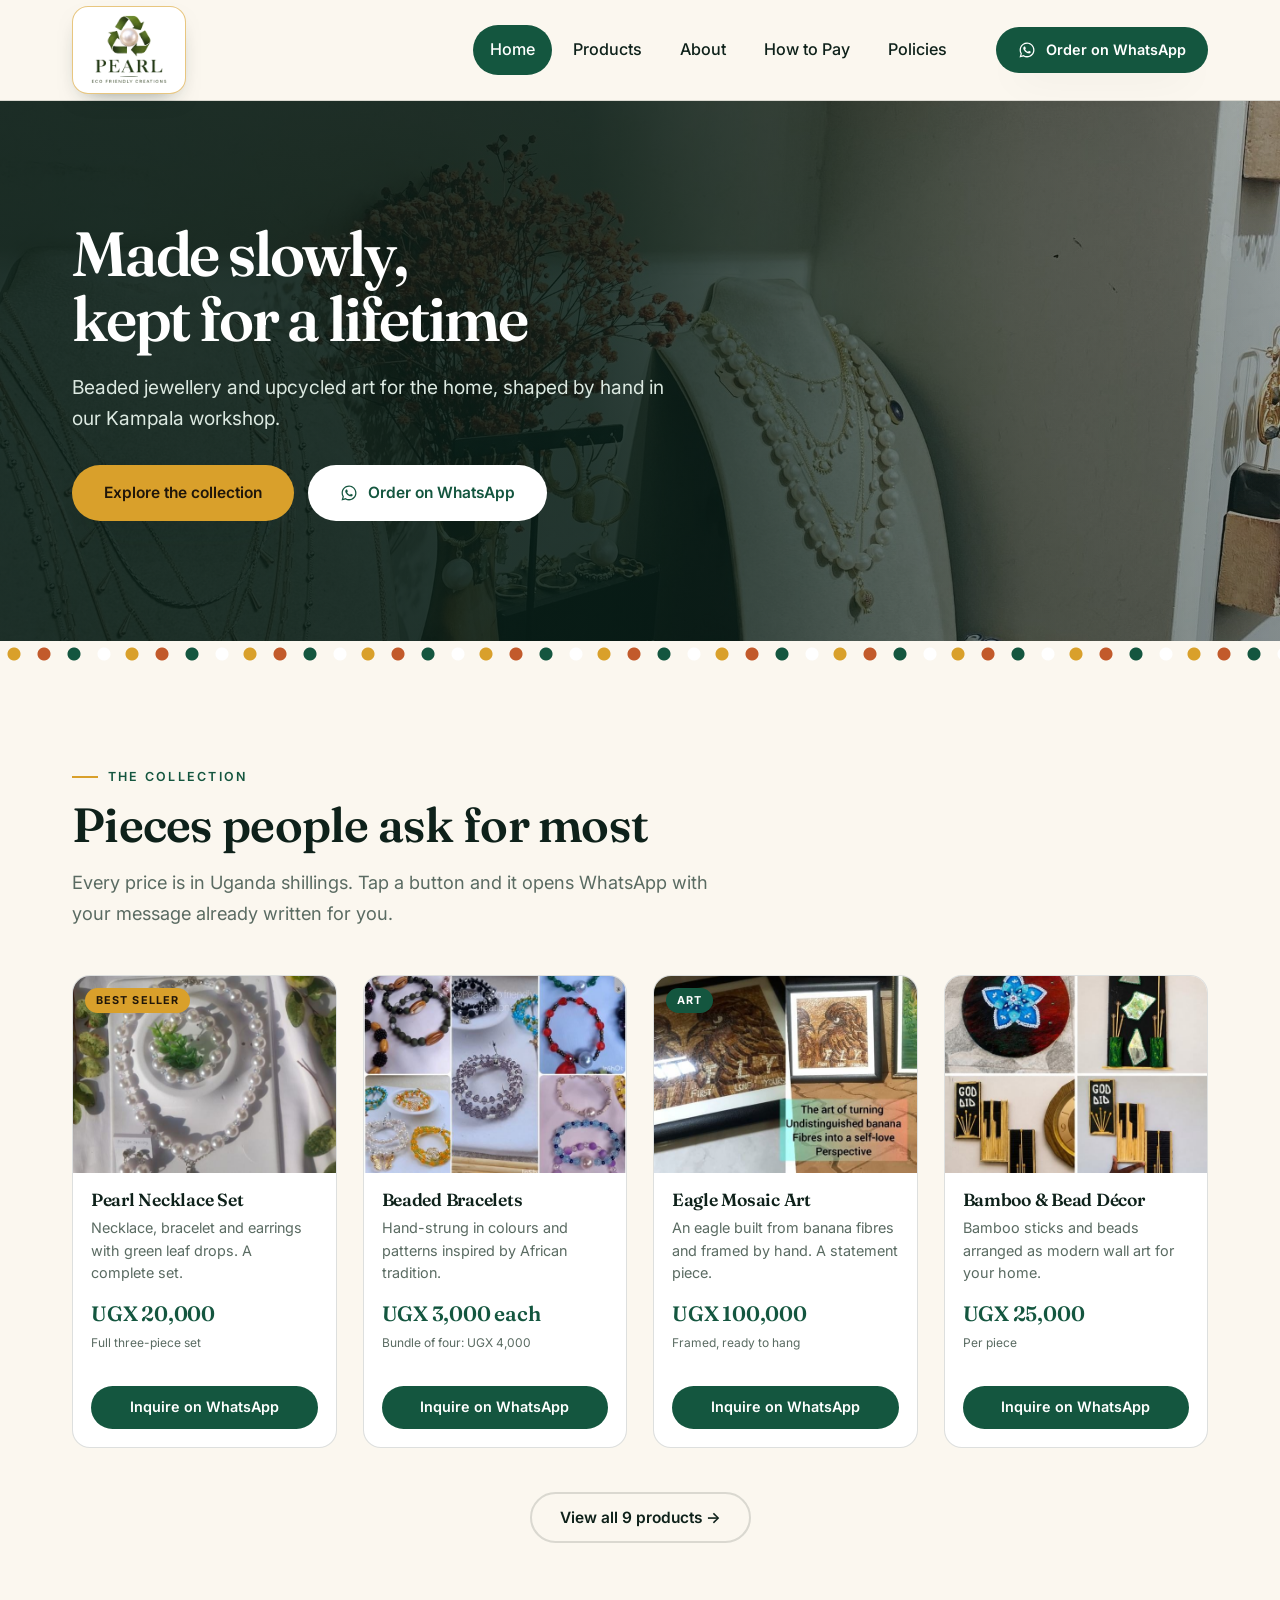
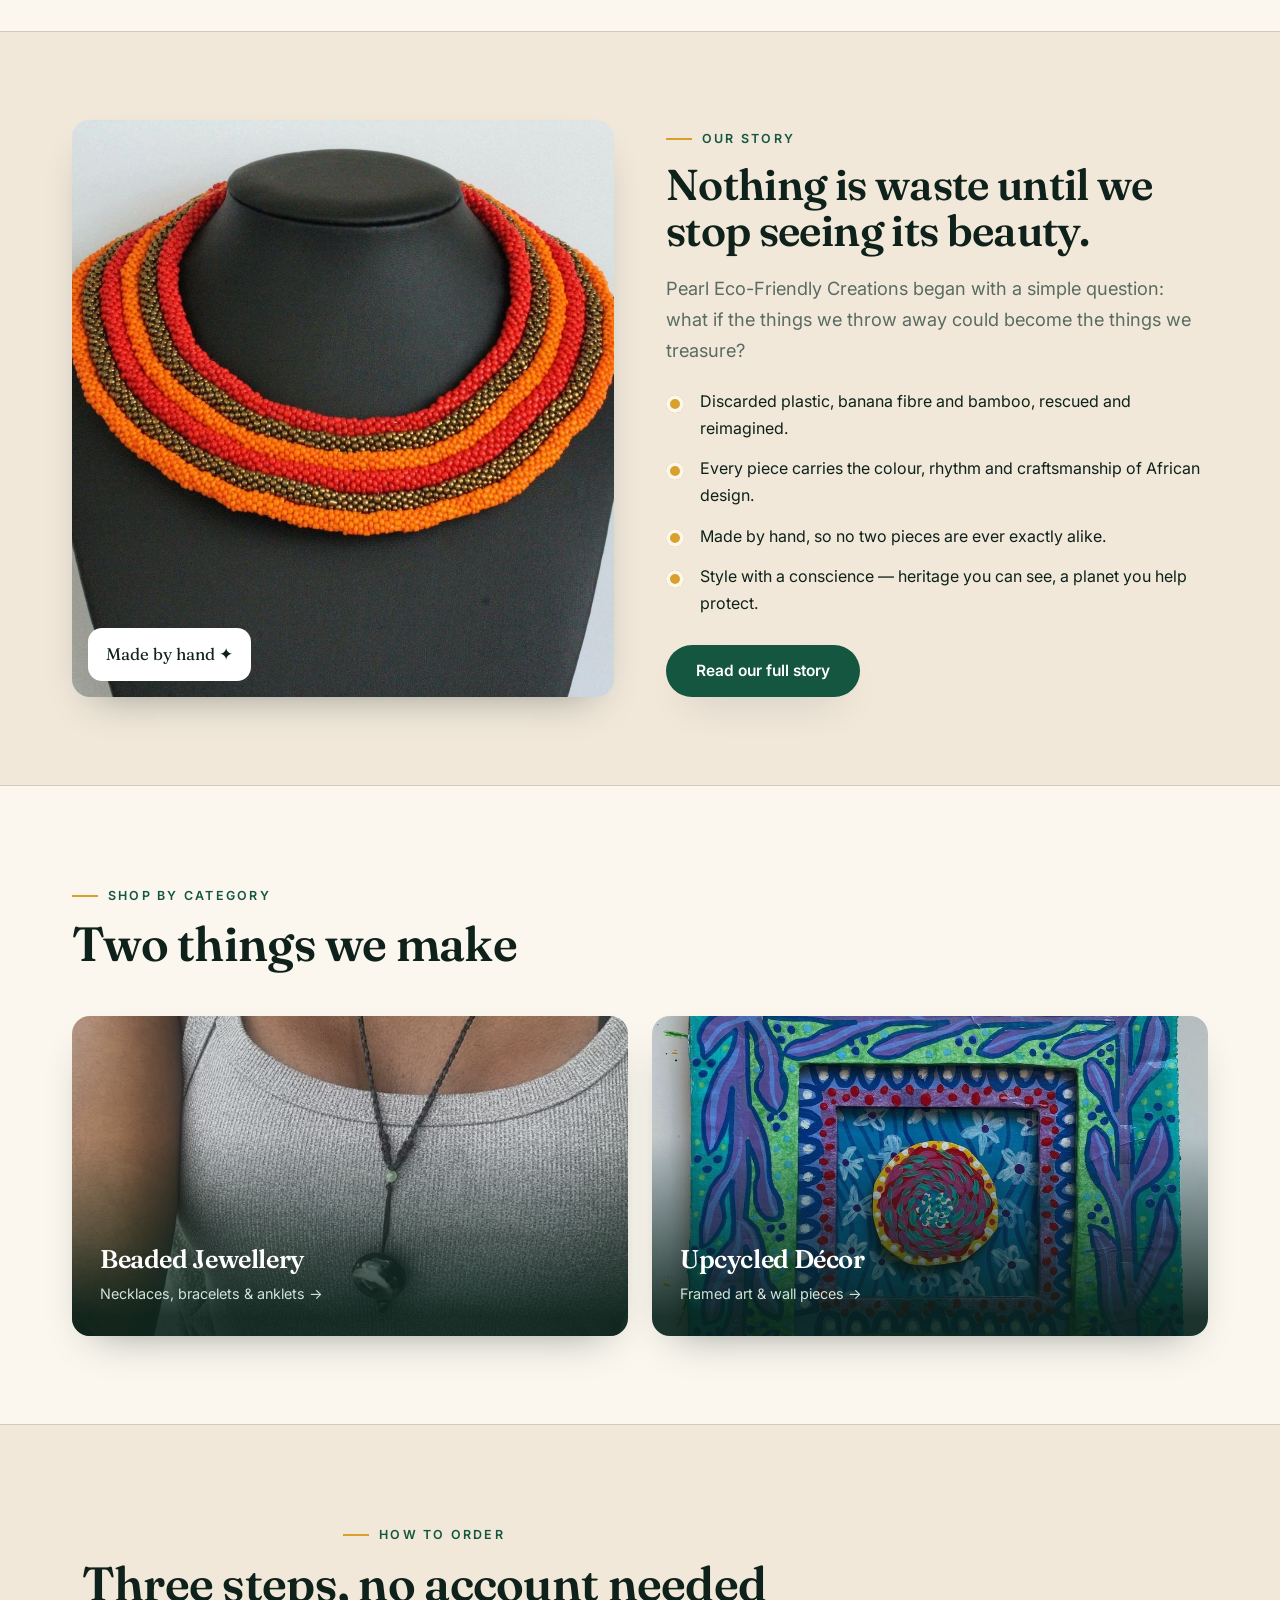
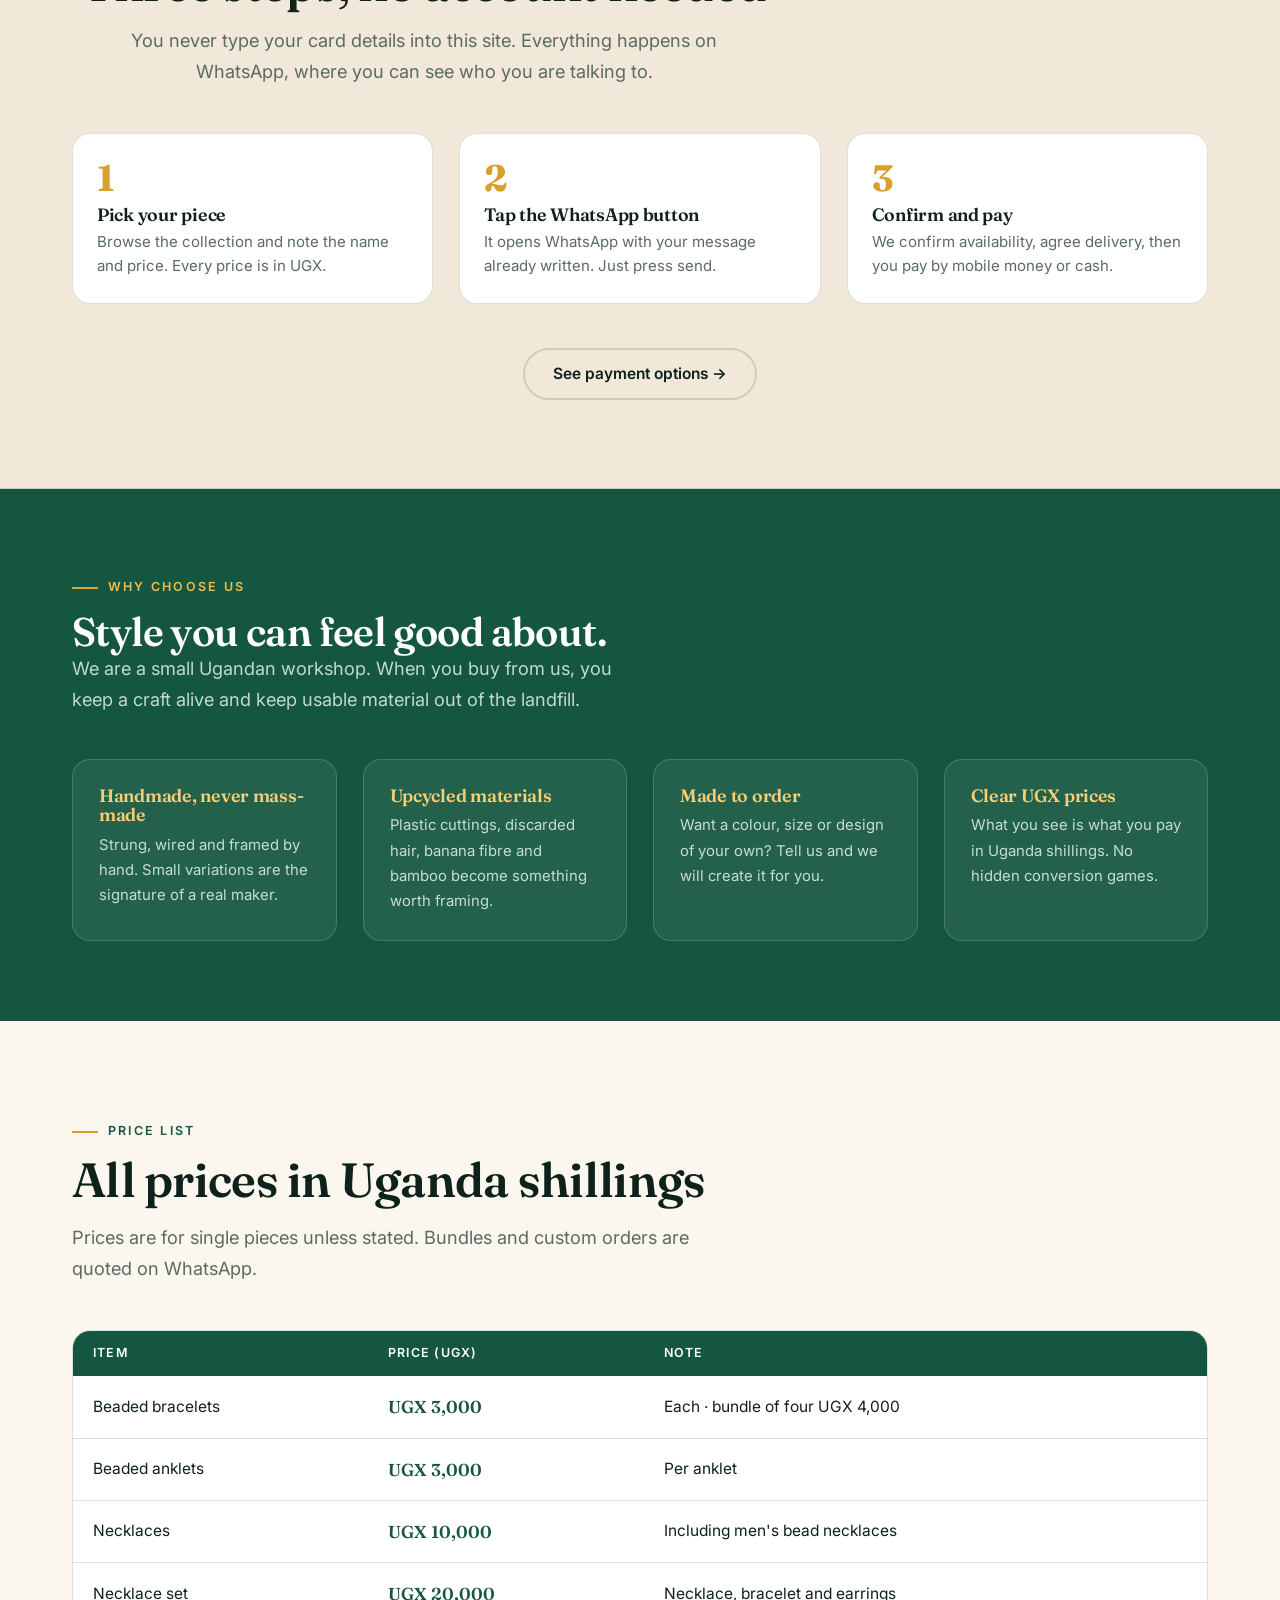
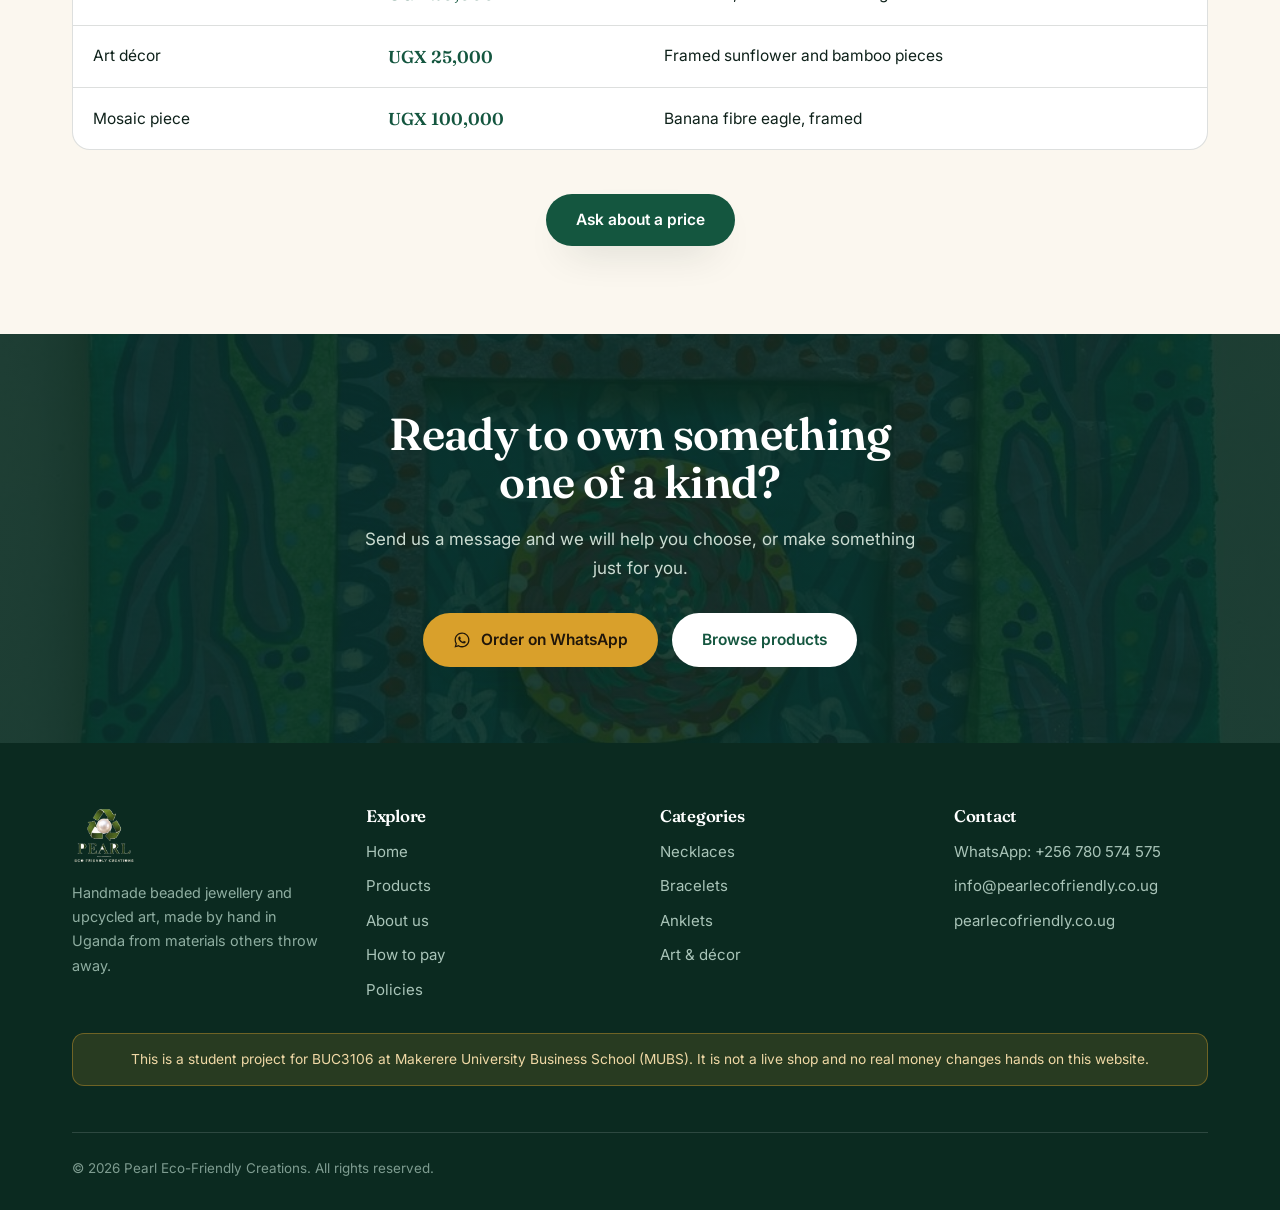
<file: index.html>
<!DOCTYPE html>
<html lang="en">
<head>
<meta charset="utf-8">
<meta name="viewport" content="width=device-width, initial-scale=1">
<title>Pearl Eco-Friendly Creations | Handmade Beaded Jewellery & Upcycled Art, Uganda</title>
<meta name="description" content="Handmade beaded jewellery and upcycled home art made in Uganda from discarded materials. Bracelets from UGX 3,000, necklaces from UGX 10,000. Order on WhatsApp.">
<link rel="preconnect" href="https://fonts.googleapis.com">
<link rel="preconnect" href="https://fonts.gstatic.com" crossorigin>
<link href="https://fonts.googleapis.com/css2?family=Fraunces:ital,opsz,wght@0,9..144,500;0,9..144,600;1,9..144,500&family=Inter:wght@400;500;600;700&display=swap" rel="stylesheet">
<link rel="stylesheet" href="style.css">
<link rel="icon" href="favicon.ico">
</head>
<body>
<a class="skip" href="#main">Skip to content</a>

<header class="site-head">
  <div class="wrap head-in">
    <a class="brand" href="index.html">
      <img src="images/logo.png" alt="Pearl Eco-Friendly Creations logo">
      <span class="brand-txt">Pearl Eco-Friendly Creations<small>Handmade in Uganda</small></span>
    </a>

    <input type="checkbox" id="nav-toggle" class="nav-toggle" aria-label="Open menu">
    <label class="burger" for="nav-toggle" aria-hidden="true"><span></span></label>

    <nav class="nav" aria-label="Main">
      <a href="index.html" class="active">Home</a>
      <a href="products.html">Products</a>
      <a href="about.html">About</a>
      <a href="pay.html">How to Pay</a>
      <a href="policies.html">Policies</a>
    </nav>

    <a class="btn btn-wa btn-sm head-cta" href="https://wa.me/256780574575?text=Hello%20Pearl%20Eco-Friendly%20Creations%21%20I%20saw%20your%20website%20and%20I%20have%20a%20question.">
      <svg viewBox="0 0 24 24" fill="currentColor" aria-hidden="true"><path d="M12.04 2C6.58 2 2.13 6.45 2.13 11.91c0 1.75.46 3.46 1.32 4.96L2 22l5.25-1.38a9.9 9.9 0 0 0 4.79 1.22h.01c5.46 0 9.91-4.45 9.91-9.91 0-2.65-1.03-5.14-2.9-7.01A9.82 9.82 0 0 0 12.04 2Zm0 18.15c-1.48 0-2.93-.4-4.2-1.15l-.3-.18-3.12.82.83-3.04-.2-.31a8.22 8.22 0 0 1-1.26-4.38c0-4.54 3.7-8.23 8.24-8.23 2.2 0 4.27.86 5.83 2.42a8.18 8.18 0 0 1 2.41 5.82c0 4.54-3.7 8.23-8.23 8.23Zm4.52-6.16c-.25-.12-1.47-.72-1.69-.81-.23-.08-.39-.12-.56.13-.16.24-.64.8-.78.97-.14.16-.29.18-.54.06-.25-.13-1.05-.39-1.99-1.23-.74-.66-1.23-1.47-1.38-1.72-.14-.25-.01-.38.11-.5.11-.11.25-.29.37-.43.13-.15.17-.25.25-.41.08-.17.04-.31-.02-.43-.06-.12-.56-1.34-.76-1.84-.2-.48-.4-.42-.56-.43h-.48c-.16 0-.43.06-.65.31-.22.25-.86.84-.86 2.05s.88 2.38 1 2.54c.12.17 1.73 2.64 4.2 3.7.59.25 1.04.4 1.4.51.59.19 1.12.16 1.55.1.47-.07 1.47-.6 1.67-1.18.21-.58.21-1.07.15-1.18-.06-.11-.22-.17-.47-.29Z"/></svg>
      Order on WhatsApp
    </a>
  </div>
</header>

<main id="main">

<!-- ============ HERO ============ -->
<!-- Full-width shop photograph behind a dark green scrim, one text block. -->
<section class="hero">
  <img class="hero-bg" src="images/hero-bg.jpg"
       alt="Necklaces, bracelets and handmade jewellery arranged on a boutique shelf"
       width="1920" height="1080" loading="eager" fetchpriority="high" decoding="async">
  <div class="hero-overlay" aria-hidden="true"></div>

  <div class="wrap">
    <h1>Made slowly, kept for a lifetime</h1>
    <p class="hero-lede">Beaded jewellery and upcycled art for the home, shaped by hand in our Kampala workshop.</p>

    <div class="hero-cta">
      <a class="btn btn-gold" href="products.html">Explore the collection</a>
      <a class="btn btn-light" href="https://wa.me/256780574575?text=Hello%20Pearl%20Eco-Friendly%20Creations%21%20I%20would%20like%20to%20place%20an%20order.">
        <svg viewBox="0 0 24 24" fill="currentColor" aria-hidden="true"><path d="M12.04 2C6.58 2 2.13 6.45 2.13 11.91c0 1.75.46 3.46 1.32 4.96L2 22l5.25-1.38a9.9 9.9 0 0 0 4.79 1.22h.01c5.46 0 9.91-4.45 9.91-9.91 0-2.65-1.03-5.14-2.9-7.01A9.82 9.82 0 0 0 12.04 2Zm0 18.15c-1.48 0-2.93-.4-4.2-1.15l-.3-.18-3.12.82.83-3.04-.2-.31a8.22 8.22 0 0 1-1.26-4.38c0-4.54 3.7-8.23 8.24-8.23 2.2 0 4.27.86 5.83 2.42a8.18 8.18 0 0 1 2.41 5.82c0 4.54-3.7 8.23-8.23 8.23Zm4.52-6.16c-.25-.12-1.47-.72-1.69-.81-.23-.08-.39-.12-.56.13-.16.24-.64.8-.78.97-.14.16-.29.18-.54.06-.25-.13-1.05-.39-1.99-1.23-.74-.66-1.23-1.47-1.38-1.72-.14-.25-.01-.38.11-.5.11-.11.25-.29.37-.43.13-.15.17-.25.25-.41.08-.17.04-.31-.02-.43-.06-.12-.56-1.34-.76-1.84-.2-.48-.4-.42-.56-.43h-.48c-.16 0-.43.06-.65.31-.22.25-.86.84-.86 2.05s.88 2.38 1 2.54c.12.17 1.73 2.64 4.2 3.7.59.25 1.04.4 1.4.51.59.19 1.12.16 1.55.1.47-.07 1.47-.6 1.67-1.18.21-.58.21-1.07.15-1.18-.06-.11-.22-.17-.47-.29Z"/></svg>
        Order on WhatsApp
      </a>
    </div>
  </div>
</section>

<div class="beads" aria-hidden="true"></div>

<!-- ============ FEATURED PRODUCTS ============ -->
<section class="section" id="featured">
  <div class="wrap">
    <div class="sec-head">
      <p class="eyebrow">The collection</p>
      <h2>Pieces people ask for most</h2>
      <p class="lede">Every price is in Uganda shillings. Tap a button and it opens WhatsApp with your message already written for you.</p>
    </div>

    <div class="grid">

      <article class="card">
        <div class="card-media"><span class="tag">Best seller</span><img src="images/product1.jpg" alt="Pearl necklace set with green leaves"></div>
        <div class="card-body">
          <h3>Pearl Necklace Set</h3>
          <p class="desc">Necklace, bracelet and earrings with green leaf drops. A complete set.</p>
          <p class="price">UGX 20,000<small>Full three-piece set</small></p>
          <a class="btn btn-wa btn-sm" href="https://wa.me/256780574575?text=Hello%20Pearl%20Eco-Friendly%20Creations%21%20I%20would%20like%20to%20ask%20about%20the%20Pearl%20Necklace%20Set%20-%20Green%20Leaves%20%28UGX%2020%2C000%29.%20Is%20it%20available%3F">Inquire on WhatsApp</a>
        </div>
      </article>

      <article class="card">
        <div class="card-media"><img src="images/product3.jpg" alt="Assorted handmade beaded bracelets"></div>
        <div class="card-body">
          <h3>Beaded Bracelets</h3>
          <p class="desc">Hand-strung in colours and patterns inspired by African tradition.</p>
          <p class="price">UGX 3,000 each<small>Bundle of four: UGX 4,000</small></p>
          <a class="btn btn-wa btn-sm" href="https://wa.me/256780574575?text=Hello%20Pearl%20Eco-Friendly%20Creations%21%20I%20would%20like%20to%20ask%20about%20the%20Beaded%20Bracelets%20%28UGX%203%2C000%20each%20%2F%20UGX%204%2C000%20per%20bundle%29.%20Is%20it%20available%3F">Inquire on WhatsApp</a>
        </div>
      </article>

      <article class="card">
        <div class="card-media"><span class="tag green">Art</span><img src="images/product6.jpg" alt="Eagle art made from banana fibres in a frame"></div>
        <div class="card-body">
          <h3>Eagle Mosaic Art</h3>
          <p class="desc">An eagle built from banana fibres and framed by hand. A statement piece.</p>
          <p class="price">UGX 100,000<small>Framed, ready to hang</small></p>
          <a class="btn btn-wa btn-sm" href="https://wa.me/256780574575?text=Hello%20Pearl%20Eco-Friendly%20Creations%21%20I%20would%20like%20to%20ask%20about%20the%20Eagle%20Art%2C%20Banana%20Fibre%20Mosaic%20%28UGX%20100%2C000%29.%20Is%20it%20available%3F">Inquire on WhatsApp</a>
        </div>
      </article>

      <article class="card">
        <div class="card-media"><img src="images/product9.jpg" alt="Bamboo stick and bead wall decor"></div>
        <div class="card-body">
          <h3>Bamboo &amp; Bead Décor</h3>
          <p class="desc">Bamboo sticks and beads arranged as modern wall art for your home.</p>
          <p class="price">UGX 25,000<small>Per piece</small></p>
          <a class="btn btn-wa btn-sm" href="https://wa.me/256780574575?text=Hello%20Pearl%20Eco-Friendly%20Creations%21%20I%20would%20like%20to%20ask%20about%20the%20Bamboo-Stick%20and%20Bead%20Decor%20%28UGX%2025%2C000%29.%20Is%20it%20available%3F">Inquire on WhatsApp</a>
        </div>
      </article>

    </div>

    <div class="center-btn"><a class="btn btn-ghost" href="products.html">View all 9 products &rarr;</a></div>
  </div>
</section>

<!-- ============ STORY ============ -->
<section class="section tint">
  <div class="wrap split">
    <div class="split-media">
      <img src="images/story.jpg" alt="Handmade beaded collar necklace on a display stand">
      <span class="badge">Made by hand ✦</span>
    </div>
    <div>
      <p class="eyebrow">Our story</p>
      <h2>Nothing is waste until we stop seeing its beauty.</h2>
      <p class="lede">Pearl Eco-Friendly Creations began with a simple question: what if the things we throw away could become the things we treasure?</p>
      <ul class="tick">
        <li>Discarded plastic, banana fibre and bamboo, rescued and reimagined.</li>
        <li>Every piece carries the colour, rhythm and craftsmanship of African design.</li>
        <li>Made by hand, so no two pieces are ever exactly alike.</li>
        <li>Style with a conscience — heritage you can see, a planet you help protect.</li>
      </ul>
      <a class="btn btn-wa" href="about.html">Read our full story</a>
    </div>
  </div>
</section>

<!-- ============ CATEGORIES ============ -->
<section class="section">
  <div class="wrap">
    <div class="sec-head">
      <p class="eyebrow">Shop by category</p>
      <h2>Two things we make</h2>
    </div>
    <div class="tiles">
      <a class="tile" href="products.html#jewellery">
        <img src="images/lifestyle.jpg" alt="Person wearing a beaded choker necklace">
        <div class="tile-in">
          <h3>Beaded Jewellery</h3>
          <span>Necklaces, bracelets &amp; anklets &rarr;</span>
        </div>
      </a>
      <a class="tile" href="products.html#decor">
        <img src="images/eco.jpg" alt="Upcycled painted wall hanging made from recycled materials">
        <div class="tile-in">
          <h3>Upcycled Décor</h3>
          <span>Framed art &amp; wall pieces &rarr;</span>
        </div>
      </a>
    </div>
  </div>
</section>

<!-- ============ HOW TO ORDER ============ -->
<section class="section tint">
  <div class="wrap">
    <div class="sec-head center">
      <p class="eyebrow">How to order</p>
      <h2>Three steps, no account needed</h2>
      <p class="lede">You never type your card details into this site. Everything happens on WhatsApp, where you can see who you are talking to.</p>
    </div>
    <div class="steps">
      <div class="step">
        <b class="num">1</b>
        <h3>Pick your piece</h3>
        <p>Browse the collection and note the name and price. Every price is in UGX.</p>
      </div>
      <div class="step">
        <b class="num">2</b>
        <h3>Tap the WhatsApp button</h3>
        <p>It opens WhatsApp with your message already written. Just press send.</p>
      </div>
      <div class="step">
        <b class="num">3</b>
        <h3>Confirm and pay</h3>
        <p>We confirm availability, agree delivery, then you pay by mobile money or cash.</p>
      </div>
    </div>
    <div class="center-btn"><a class="btn btn-ghost" href="pay.html">See payment options &rarr;</a></div>
  </div>
</section>

<!-- ============ VALUES BAND ============ -->
<section class="band">
  <div class="wrap">
    <p class="eyebrow" style="color:#F0BC4E">Why choose us</p>
    <h2>Style you can feel good about.</h2>
    <p class="lede">We are a small Ugandan workshop. When you buy from us, you keep a craft alive and keep usable material out of the landfill.</p>
    <div class="values">
      <div class="value"><h3>Handmade, never mass-made</h3><p>Strung, wired and framed by hand. Small variations are the signature of a real maker.</p></div>
      <div class="value"><h3>Upcycled materials</h3><p>Plastic cuttings, discarded hair, banana fibre and bamboo become something worth framing.</p></div>
      <div class="value"><h3>Made to order</h3><p>Want a colour, size or design of your own? Tell us and we will create it for you.</p></div>
      <div class="value"><h3>Clear UGX prices</h3><p>What you see is what you pay in Uganda shillings. No hidden conversion games.</p></div>
    </div>
  </div>
</section>

<!-- ============ PRICE LIST ============ -->
<section class="section">
  <div class="wrap">
    <div class="sec-head">
      <p class="eyebrow">Price list</p>
      <h2>All prices in Uganda shillings</h2>
      <p class="lede">Prices are for single pieces unless stated. Bundles and custom orders are quoted on WhatsApp.</p>
    </div>
    <div class="table-wrap">
      <table>
        <thead><tr><th scope="col">Item</th><th scope="col">Price (UGX)</th><th scope="col">Note</th></tr></thead>
        <tbody>
          <tr><td>Beaded bracelets</td><td class="amount">UGX 3,000</td><td>Each · bundle of four UGX 4,000</td></tr>
          <tr><td>Beaded anklets</td><td class="amount">UGX 3,000</td><td>Per anklet</td></tr>
          <tr><td>Necklaces</td><td class="amount">UGX 10,000</td><td>Including men's bead necklaces</td></tr>
          <tr><td>Necklace set</td><td class="amount">UGX 20,000</td><td>Necklace, bracelet and earrings</td></tr>
          <tr><td>Art décor</td><td class="amount">UGX 25,000</td><td>Framed sunflower and bamboo pieces</td></tr>
          <tr><td>Mosaic piece</td><td class="amount">UGX 100,000</td><td>Banana fibre eagle, framed</td></tr>
        </tbody>
      </table>
    </div>
    <div class="center-btn"><a class="btn btn-wa" href="https://wa.me/256780574575?text=Hello%20Pearl%20Eco-Friendly%20Creations%21%20I%20would%20like%20to%20ask%20about%20a%20price.">Ask about a price</a></div>
  </div>
</section>

<!-- ============ CTA ============ -->
<section class="cta">
  <div class="wrap">
    <h2>Ready to own something one of a kind?</h2>
    <p>Send us a message and we will help you choose, or make something just for you.</p>
    <div class="btns">
      <a class="btn btn-gold" href="https://wa.me/256780574575?text=Hello%20Pearl%20Eco-Friendly%20Creations%21%20I%20would%20like%20to%20place%20an%20order.">
        <svg viewBox="0 0 24 24" fill="currentColor" aria-hidden="true"><path d="M12.04 2C6.58 2 2.13 6.45 2.13 11.91c0 1.75.46 3.46 1.32 4.96L2 22l5.25-1.38a9.9 9.9 0 0 0 4.79 1.22h.01c5.46 0 9.91-4.45 9.91-9.91 0-2.65-1.03-5.14-2.9-7.01A9.82 9.82 0 0 0 12.04 2Zm0 18.15c-1.48 0-2.93-.4-4.2-1.15l-.3-.18-3.12.82.83-3.04-.2-.31a8.22 8.22 0 0 1-1.26-4.38c0-4.54 3.7-8.23 8.24-8.23 2.2 0 4.27.86 5.83 2.42a8.18 8.18 0 0 1 2.41 5.82c0 4.54-3.7 8.23-8.23 8.23Zm4.52-6.16c-.25-.12-1.47-.72-1.69-.81-.23-.08-.39-.12-.56.13-.16.24-.64.8-.78.97-.14.16-.29.18-.54.06-.25-.13-1.05-.39-1.99-1.23-.74-.66-1.23-1.47-1.38-1.72-.14-.25-.01-.38.11-.5.11-.11.25-.29.37-.43.13-.15.17-.25.25-.41.08-.17.04-.31-.02-.43-.06-.12-.56-1.34-.76-1.84-.2-.48-.4-.42-.56-.43h-.48c-.16 0-.43.06-.65.31-.22.25-.86.84-.86 2.05s.88 2.38 1 2.54c.12.17 1.73 2.64 4.2 3.7.59.25 1.04.4 1.4.51.59.19 1.12.16 1.55.1.47-.07 1.47-.6 1.67-1.18.21-.58.21-1.07.15-1.18-.06-.11-.22-.17-.47-.29Z"/></svg>
        Order on WhatsApp
      </a>
      <a class="btn btn-light" href="products.html">Browse products</a>
    </div>
  </div>
</section>

</main>

<!-- ============ FOOTER ============ -->
<footer class="site-foot">
  <div class="wrap">
    <div class="foot-grid">
      <div class="foot-brand">
        <img src="images/logo.png" alt="Pearl Eco-Friendly Creations logo">
        <p>Handmade beaded jewellery and upcycled art, made by hand in Uganda from materials others throw away.</p>
      </div>
      <div class="foot-col">
        <h2>Explore</h2>
        <ul>
          <li><a href="index.html">Home</a></li>
          <li><a href="products.html">Products</a></li>
          <li><a href="about.html">About us</a></li>
          <li><a href="pay.html">How to pay</a></li>
          <li><a href="policies.html">Policies</a></li>
        </ul>
      </div>
      <div class="foot-col">
        <h2>Categories</h2>
        <ul>
          <li><a href="products.html#jewellery">Necklaces</a></li>
          <li><a href="products.html#jewellery">Bracelets</a></li>
          <li><a href="products.html#jewellery">Anklets</a></li>
          <li><a href="products.html#decor">Art &amp; décor</a></li>
        </ul>
      </div>
      <div class="foot-col">
        <h2>Contact</h2>
        <ul>
          <li><a href="https://wa.me/256780574575?text=Hello%20Pearl%20Eco-Friendly%20Creations%21%20I%20saw%20your%20website%20and%20I%20have%20a%20question.">WhatsApp: +256 780 574 575</a></li>
          <li><a href="mailto:info@pearlecofriendly.co.ug">info@pearlecofriendly.co.ug</a></li>
          <li><a href="https://pearlecofriendly.co.ug">pearlecofriendly.co.ug</a></li>
        </ul>
      </div>
    </div>

    <p class="student">This is a student project for BUC3106 at Makerere University Business School (MUBS). It is not a live shop and no real money changes hands on this website.</p>

    <div class="foot-note">
      <span>© 2026 Pearl Eco-Friendly Creations. All rights reserved.</span>
    </div>
  </div>
</footer>

</body>
</html>
</file>
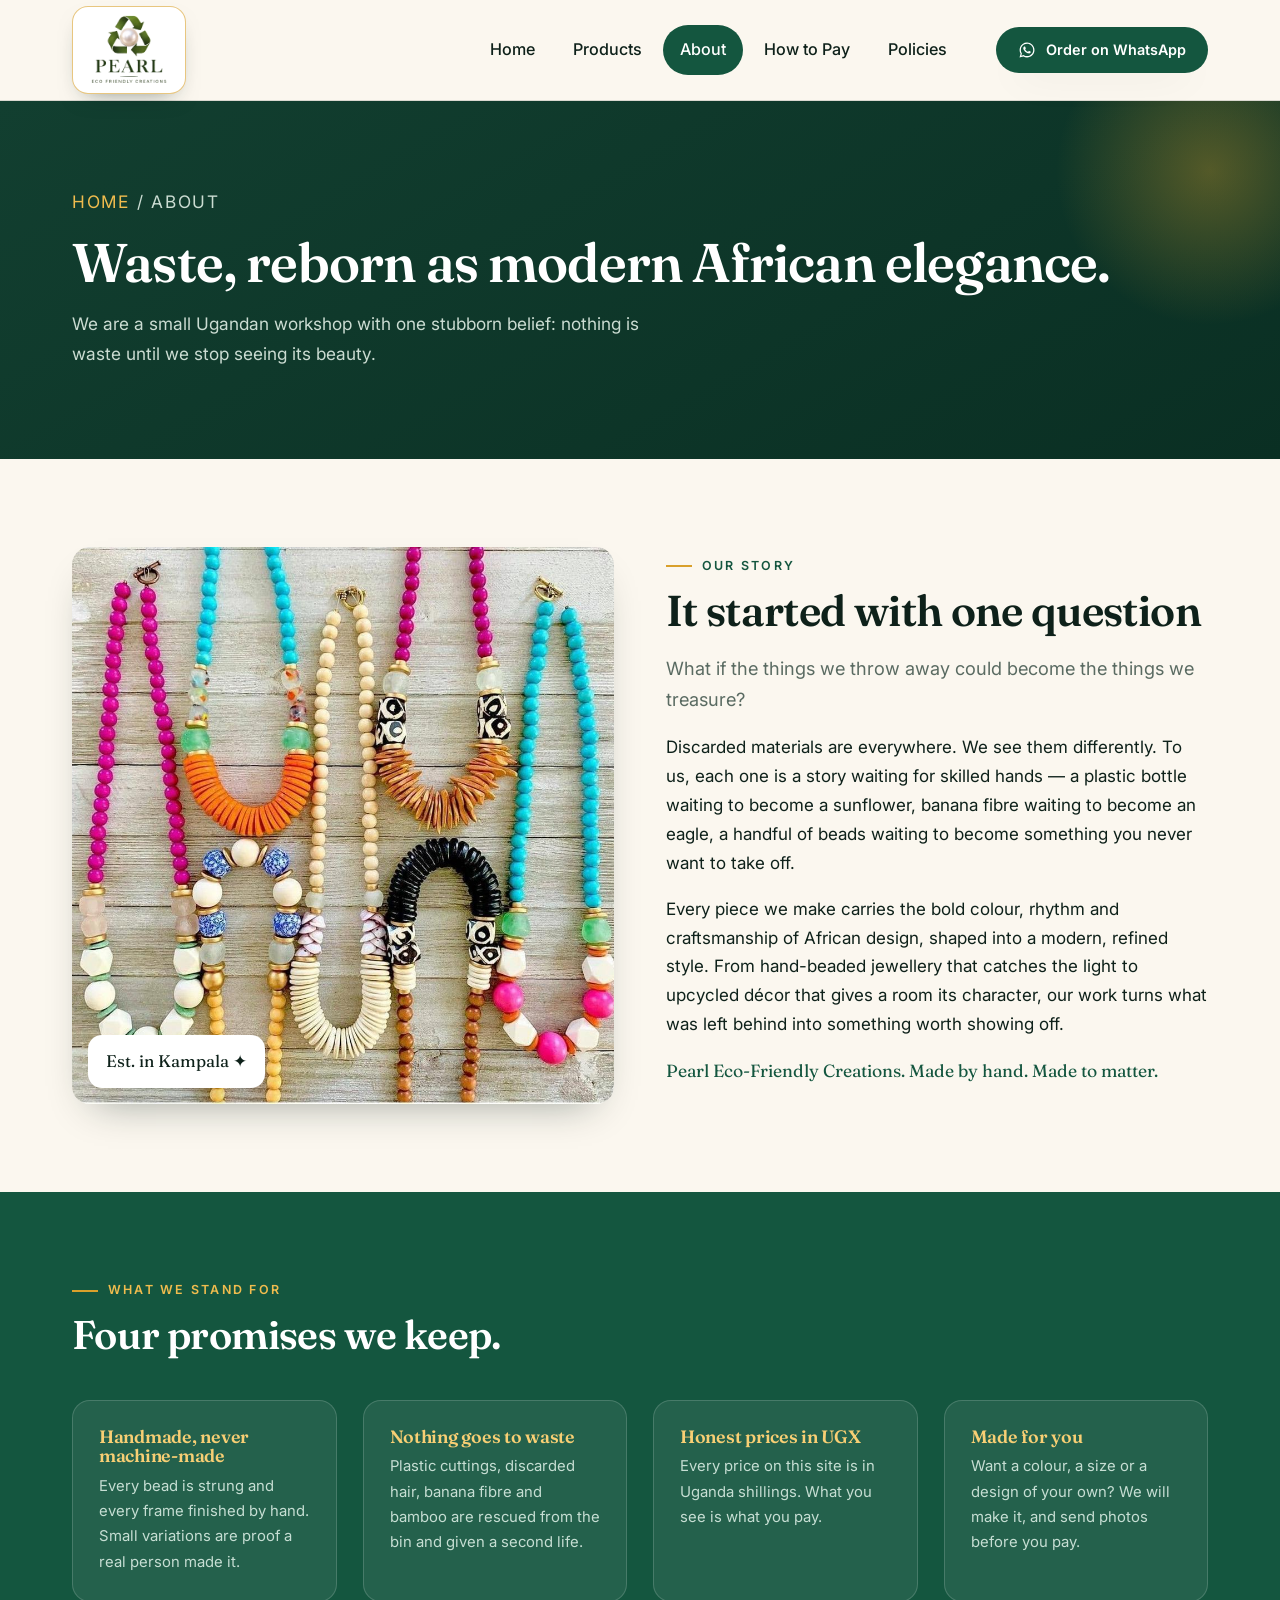
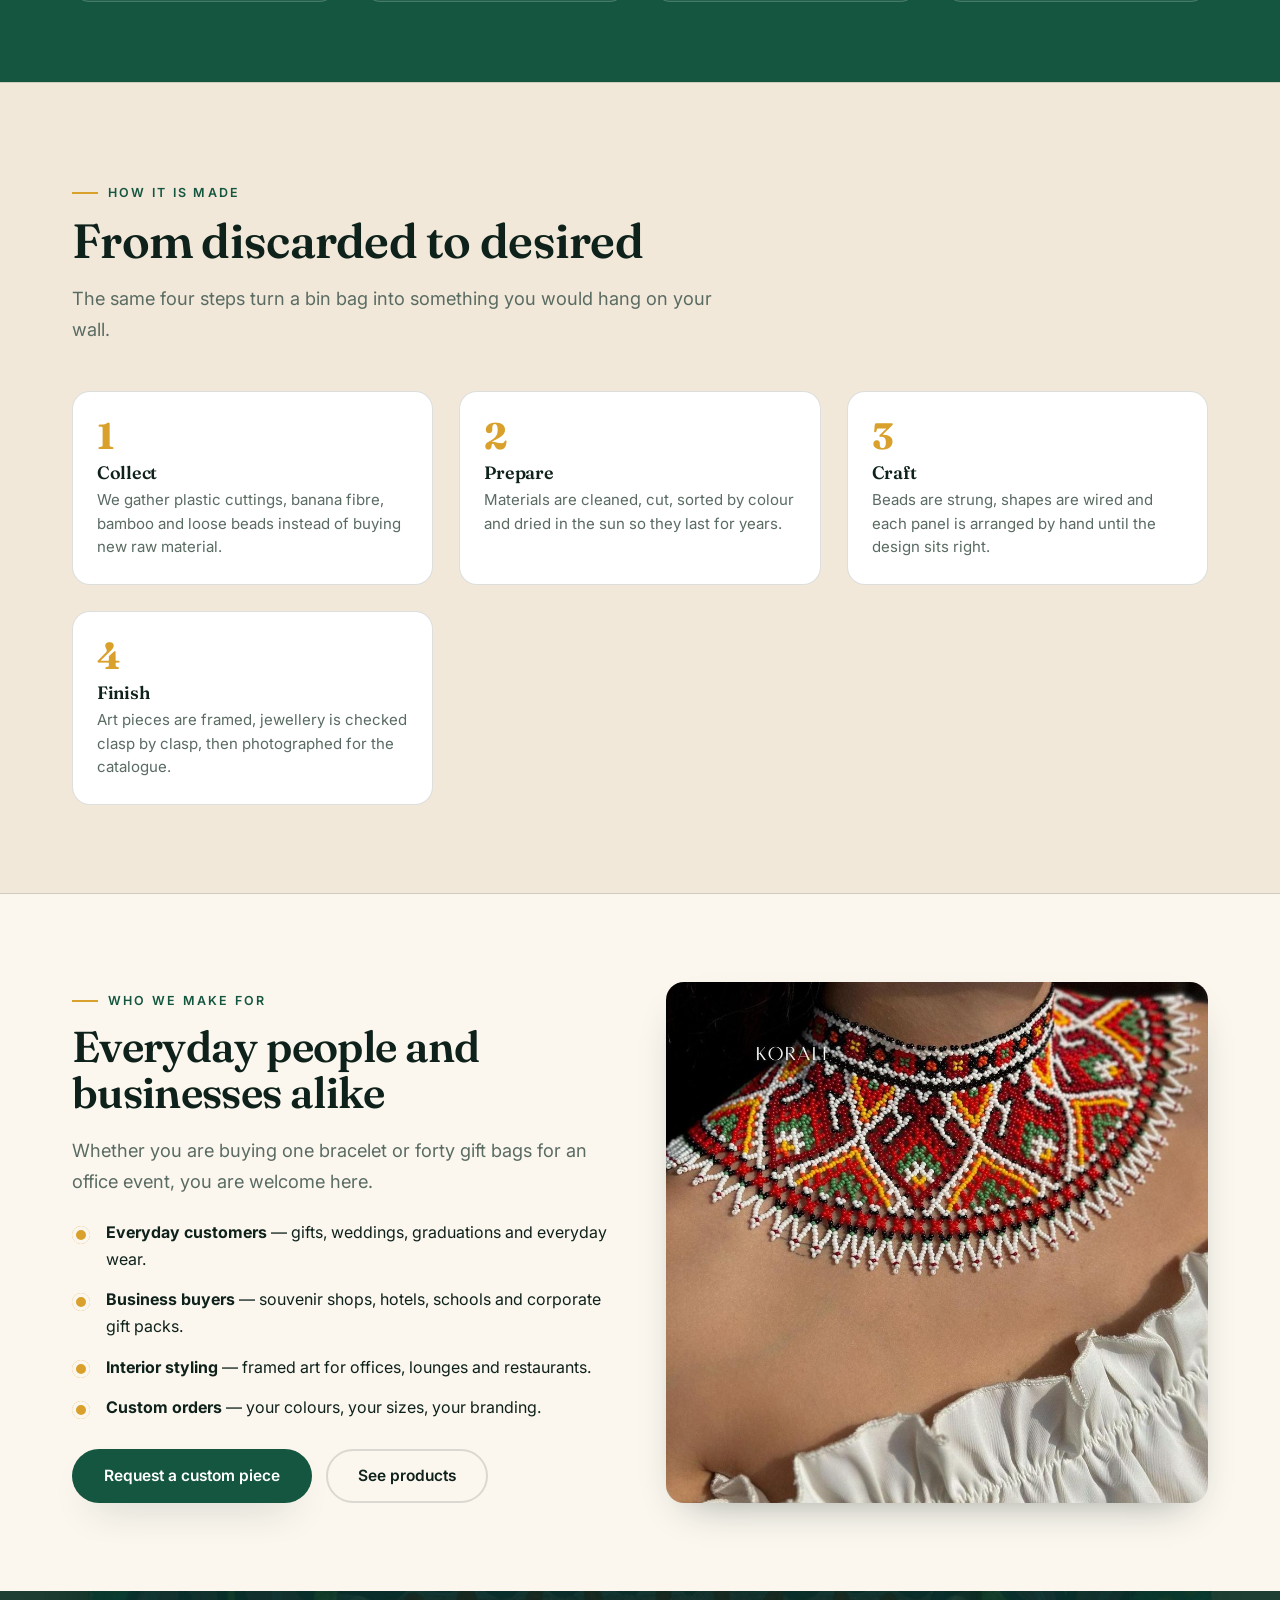
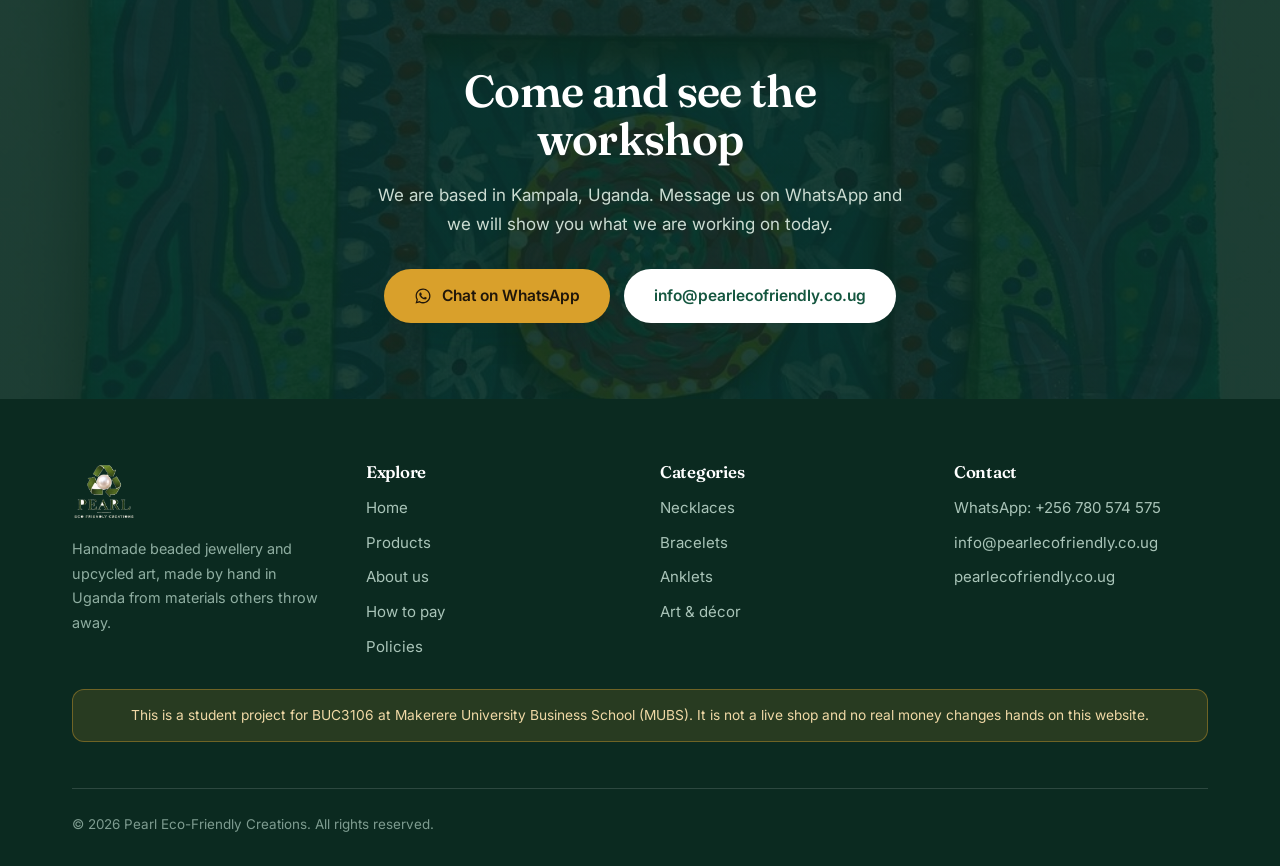
<file: about.html>
<!DOCTYPE html>
<html lang="en">
<head>
<meta charset="utf-8">
<meta name="viewport" content="width=device-width, initial-scale=1">
<title>About Us | Pearl Eco-Friendly Creations</title>
<meta name="description" content="The story behind Pearl Eco-Friendly Creations: a Ugandan workshop turning discarded plastic, banana fibre and bamboo into handmade beaded jewellery and framed art.">
<link rel="preconnect" href="https://fonts.googleapis.com">
<link rel="preconnect" href="https://fonts.gstatic.com" crossorigin>
<link href="https://fonts.googleapis.com/css2?family=Fraunces:ital,opsz,wght@0,9..144,500;0,9..144,600;1,9..144,500&family=Inter:wght@400;500;600;700&display=swap" rel="stylesheet">
<link rel="stylesheet" href="style.css">
<link rel="icon" href="favicon.ico">
</head>
<body>
<a class="skip" href="#main">Skip to content</a>

<header class="site-head">
  <div class="wrap head-in">
    <a class="brand" href="index.html">
      <img src="images/logo.png" alt="Pearl Eco-Friendly Creations logo">
      <span class="brand-txt">Pearl Eco-Friendly Creations<small>Handmade in Uganda</small></span>
    </a>
    <input type="checkbox" id="nav-toggle" class="nav-toggle" aria-label="Open menu">
    <label class="burger" for="nav-toggle" aria-hidden="true"><span></span></label>
    <nav class="nav" aria-label="Main">
      <a href="index.html">Home</a>
      <a href="products.html">Products</a>
      <a href="about.html" class="active">About</a>
      <a href="pay.html">How to Pay</a>
      <a href="policies.html">Policies</a>
    </nav>
    <a class="btn btn-wa btn-sm head-cta" href="https://wa.me/256780574575?text=Hello%20Pearl%20Eco-Friendly%20Creations%21%20I%20saw%20your%20website%20and%20I%20have%20a%20question.">
      <svg viewBox="0 0 24 24" fill="currentColor" aria-hidden="true"><path d="M12.04 2C6.58 2 2.13 6.45 2.13 11.91c0 1.75.46 3.46 1.32 4.96L2 22l5.25-1.38a9.9 9.9 0 0 0 4.79 1.22h.01c5.46 0 9.91-4.45 9.91-9.91 0-2.65-1.03-5.14-2.9-7.01A9.82 9.82 0 0 0 12.04 2Zm0 18.15c-1.48 0-2.93-.4-4.2-1.15l-.3-.18-3.12.82.83-3.04-.2-.31a8.22 8.22 0 0 1-1.26-4.38c0-4.54 3.7-8.23 8.24-8.23 2.2 0 4.27.86 5.83 2.42a8.18 8.18 0 0 1 2.41 5.82c0 4.54-3.7 8.23-8.23 8.23Zm4.52-6.16c-.25-.12-1.47-.72-1.69-.81-.23-.08-.39-.12-.56.13-.16.24-.64.8-.78.97-.14.16-.29.18-.54.06-.25-.13-1.05-.39-1.99-1.23-.74-.66-1.23-1.47-1.38-1.72-.14-.25-.01-.38.11-.5.11-.11.25-.29.37-.43.13-.15.17-.25.25-.41.08-.17.04-.31-.02-.43-.06-.12-.56-1.34-.76-1.84-.2-.48-.4-.42-.56-.43h-.48c-.16 0-.43.06-.65.31-.22.25-.86.84-.86 2.05s.88 2.38 1 2.54c.12.17 1.73 2.64 4.2 3.7.59.25 1.04.4 1.4.51.59.19 1.12.16 1.55.1.47-.07 1.47-.6 1.67-1.18.21-.58.21-1.07.15-1.18-.06-.11-.22-.17-.47-.29Z"/></svg>
      Order on WhatsApp
    </a>
  </div>
</header>

<main id="main">

<section class="page-head">
  <div class="wrap">
    <p class="crumbs"><a href="index.html">Home</a> / About</p>
    <h1>Waste, reborn as modern African elegance.</h1>
    <p>We are a small Ugandan workshop with one stubborn belief: nothing is waste until we stop seeing its beauty.</p>
  </div>
</section>

<!-- ============ STORY ============ -->
<section class="section">
  <div class="wrap split">
    <div class="split-media">
      <img src="images/craft.jpg" alt="A row of colourful handmade beaded necklaces laid out on wood">
      <span class="badge">Est. in Kampala ✦</span>
    </div>
    <div>
      <p class="eyebrow">Our story</p>
      <h2>It started with one question</h2>
      <p class="lede">What if the things we throw away could become the things we treasure?</p>
      <p>Discarded materials are everywhere. We see them differently. To us, each one is a story waiting for skilled hands — a plastic bottle waiting to become a sunflower, banana fibre waiting to become an eagle, a handful of beads waiting to become something you never want to take off.</p>
      <p>Every piece we make carries the bold colour, rhythm and craftsmanship of African design, shaped into a modern, refined style. From hand-beaded jewellery that catches the light to upcycled décor that gives a room its character, our work turns what was left behind into something worth showing off.</p>
      <p class="sign" style="font-family:var(--display);color:var(--forest);font-size:1.1rem">Pearl Eco-Friendly Creations. Made by hand. Made to matter.</p>
    </div>
  </div>
</section>

<!-- ============ VALUES ============ -->
<section class="band">
  <div class="wrap">
    <p class="eyebrow" style="color:#F0BC4E">What we stand for</p>
    <h2>Four promises we keep.</h2>
    <div class="values">
      <div class="value"><h3>Handmade, never machine-made</h3><p>Every bead is strung and every frame finished by hand. Small variations are proof a real person made it.</p></div>
      <div class="value"><h3>Nothing goes to waste</h3><p>Plastic cuttings, discarded hair, banana fibre and bamboo are rescued from the bin and given a second life.</p></div>
      <div class="value"><h3>Honest prices in UGX</h3><p>Every price on this site is in Uganda shillings. What you see is what you pay.</p></div>
      <div class="value"><h3>Made for you</h3><p>Want a colour, a size or a design of your own? We will make it, and send photos before you pay.</p></div>
    </div>
  </div>
</section>

<!-- ============ PROCESS ============ -->
<section class="section tint">
  <div class="wrap">
    <div class="sec-head">
      <p class="eyebrow">How it is made</p>
      <h2>From discarded to desired</h2>
      <p class="lede">The same four steps turn a bin bag into something you would hang on your wall.</p>
    </div>
    <div class="steps">
      <div class="step"><b class="num">1</b><h3>Collect</h3><p>We gather plastic cuttings, banana fibre, bamboo and loose beads instead of buying new raw material.</p></div>
      <div class="step"><b class="num">2</b><h3>Prepare</h3><p>Materials are cleaned, cut, sorted by colour and dried in the sun so they last for years.</p></div>
      <div class="step"><b class="num">3</b><h3>Craft</h3><p>Beads are strung, shapes are wired and each panel is arranged by hand until the design sits right.</p></div>
      <div class="step"><b class="num">4</b><h3>Finish</h3><p>Art pieces are framed, jewellery is checked clasp by clasp, then photographed for the catalogue.</p></div>
    </div>
  </div>
</section>

<!-- ============ SPLIT WITH ECO IMAGE ============ -->
<section class="section">
  <div class="wrap split flip">
    <div class="split-media">
      <img src="images/accent.jpg" alt="Person wearing a brightly beaded collar necklace">
    </div>
    <div>
      <p class="eyebrow">Who we make for</p>
      <h2>Everyday people and businesses alike</h2>
      <p class="lede">Whether you are buying one bracelet or forty gift bags for an office event, you are welcome here.</p>
      <ul class="tick">
        <li><strong>Everyday customers</strong> — gifts, weddings, graduations and everyday wear.</li>
        <li><strong>Business buyers</strong> — souvenir shops, hotels, schools and corporate gift packs.</li>
        <li><strong>Interior styling</strong> — framed art for offices, lounges and restaurants.</li>
        <li><strong>Custom orders</strong> — your colours, your sizes, your branding.</li>
      </ul>
      <div class="hero-cta">
        <a class="btn btn-wa" href="https://wa.me/256780574575?text=Hello%20Pearl%20Eco-Friendly%20Creations%21%20I%20would%20like%20to%20request%20a%20custom%20piece.">Request a custom piece</a>
        <a class="btn btn-ghost" href="products.html">See products</a>
      </div>
    </div>
  </div>
</section>

<!-- ============ CONTACT BAND ============ -->
<section class="cta">
  <div class="wrap">
    <h2>Come and see the workshop</h2>
    <p>We are based in Kampala, Uganda. Message us on WhatsApp and we will show you what we are working on today.</p>
    <div class="btns">
      <a class="btn btn-gold" href="https://wa.me/256780574575?text=Hello%20Pearl%20Eco-Friendly%20Creations%21%20I%20saw%20your%20website%20and%20I%20have%20a%20question.">
        <svg viewBox="0 0 24 24" fill="currentColor" aria-hidden="true"><path d="M12.04 2C6.58 2 2.13 6.45 2.13 11.91c0 1.75.46 3.46 1.32 4.96L2 22l5.25-1.38a9.9 9.9 0 0 0 4.79 1.22h.01c5.46 0 9.91-4.45 9.91-9.91 0-2.65-1.03-5.14-2.9-7.01A9.82 9.82 0 0 0 12.04 2Zm0 18.15c-1.48 0-2.93-.4-4.2-1.15l-.3-.18-3.12.82.83-3.04-.2-.31a8.22 8.22 0 0 1-1.26-4.38c0-4.54 3.7-8.23 8.24-8.23 2.2 0 4.27.86 5.83 2.42a8.18 8.18 0 0 1 2.41 5.82c0 4.54-3.7 8.23-8.23 8.23Zm4.52-6.16c-.25-.12-1.47-.72-1.69-.81-.23-.08-.39-.12-.56.13-.16.24-.64.8-.78.97-.14.16-.29.18-.54.06-.25-.13-1.05-.39-1.99-1.23-.74-.66-1.23-1.47-1.38-1.72-.14-.25-.01-.38.11-.5.11-.11.25-.29.37-.43.13-.15.17-.25.25-.41.08-.17.04-.31-.02-.43-.06-.12-.56-1.34-.76-1.84-.2-.48-.4-.42-.56-.43h-.48c-.16 0-.43.06-.65.31-.22.25-.86.84-.86 2.05s.88 2.38 1 2.54c.12.17 1.73 2.64 4.2 3.7.59.25 1.04.4 1.4.51.59.19 1.12.16 1.55.1.47-.07 1.47-.6 1.67-1.18.21-.58.21-1.07.15-1.18-.06-.11-.22-.17-.47-.29Z"/></svg>
        Chat on WhatsApp
      </a>
      <a class="btn btn-light" href="mailto:info@pearlecofriendly.co.ug">info@pearlecofriendly.co.ug</a>
    </div>
  </div>
</section>

</main>

<footer class="site-foot">
  <div class="wrap">
    <div class="foot-grid">
      <div class="foot-brand">
        <img src="images/logo.png" alt="Pearl Eco-Friendly Creations logo">
        <p>Handmade beaded jewellery and upcycled art, made by hand in Uganda from materials others throw away.</p>
      </div>
      <div class="foot-col">
        <h2>Explore</h2>
        <ul>
          <li><a href="index.html">Home</a></li>
          <li><a href="products.html">Products</a></li>
          <li><a href="about.html">About us</a></li>
          <li><a href="pay.html">How to pay</a></li>
          <li><a href="policies.html">Policies</a></li>
        </ul>
      </div>
      <div class="foot-col">
        <h2>Categories</h2>
        <ul>
          <li><a href="products.html#jewellery">Necklaces</a></li>
          <li><a href="products.html#jewellery">Bracelets</a></li>
          <li><a href="products.html#jewellery">Anklets</a></li>
          <li><a href="products.html#decor">Art &amp; décor</a></li>
        </ul>
      </div>
      <div class="foot-col">
        <h2>Contact</h2>
        <ul>
          <li><a href="https://wa.me/256780574575?text=Hello%20Pearl%20Eco-Friendly%20Creations%21%20I%20saw%20your%20website%20and%20I%20have%20a%20question.">WhatsApp: +256 780 574 575</a></li>
          <li><a href="mailto:info@pearlecofriendly.co.ug">info@pearlecofriendly.co.ug</a></li>
          <li><a href="https://pearlecofriendly.co.ug">pearlecofriendly.co.ug</a></li>
        </ul>
      </div>
    </div>

    <p class="student">This is a student project for BUC3106 at Makerere University Business School (MUBS). It is not a live shop and no real money changes hands on this website.</p>

    <div class="foot-note">
      <span>© 2026 Pearl Eco-Friendly Creations. All rights reserved.</span>
    </div>
  </div>
</footer>

</body>
</html>
</file>
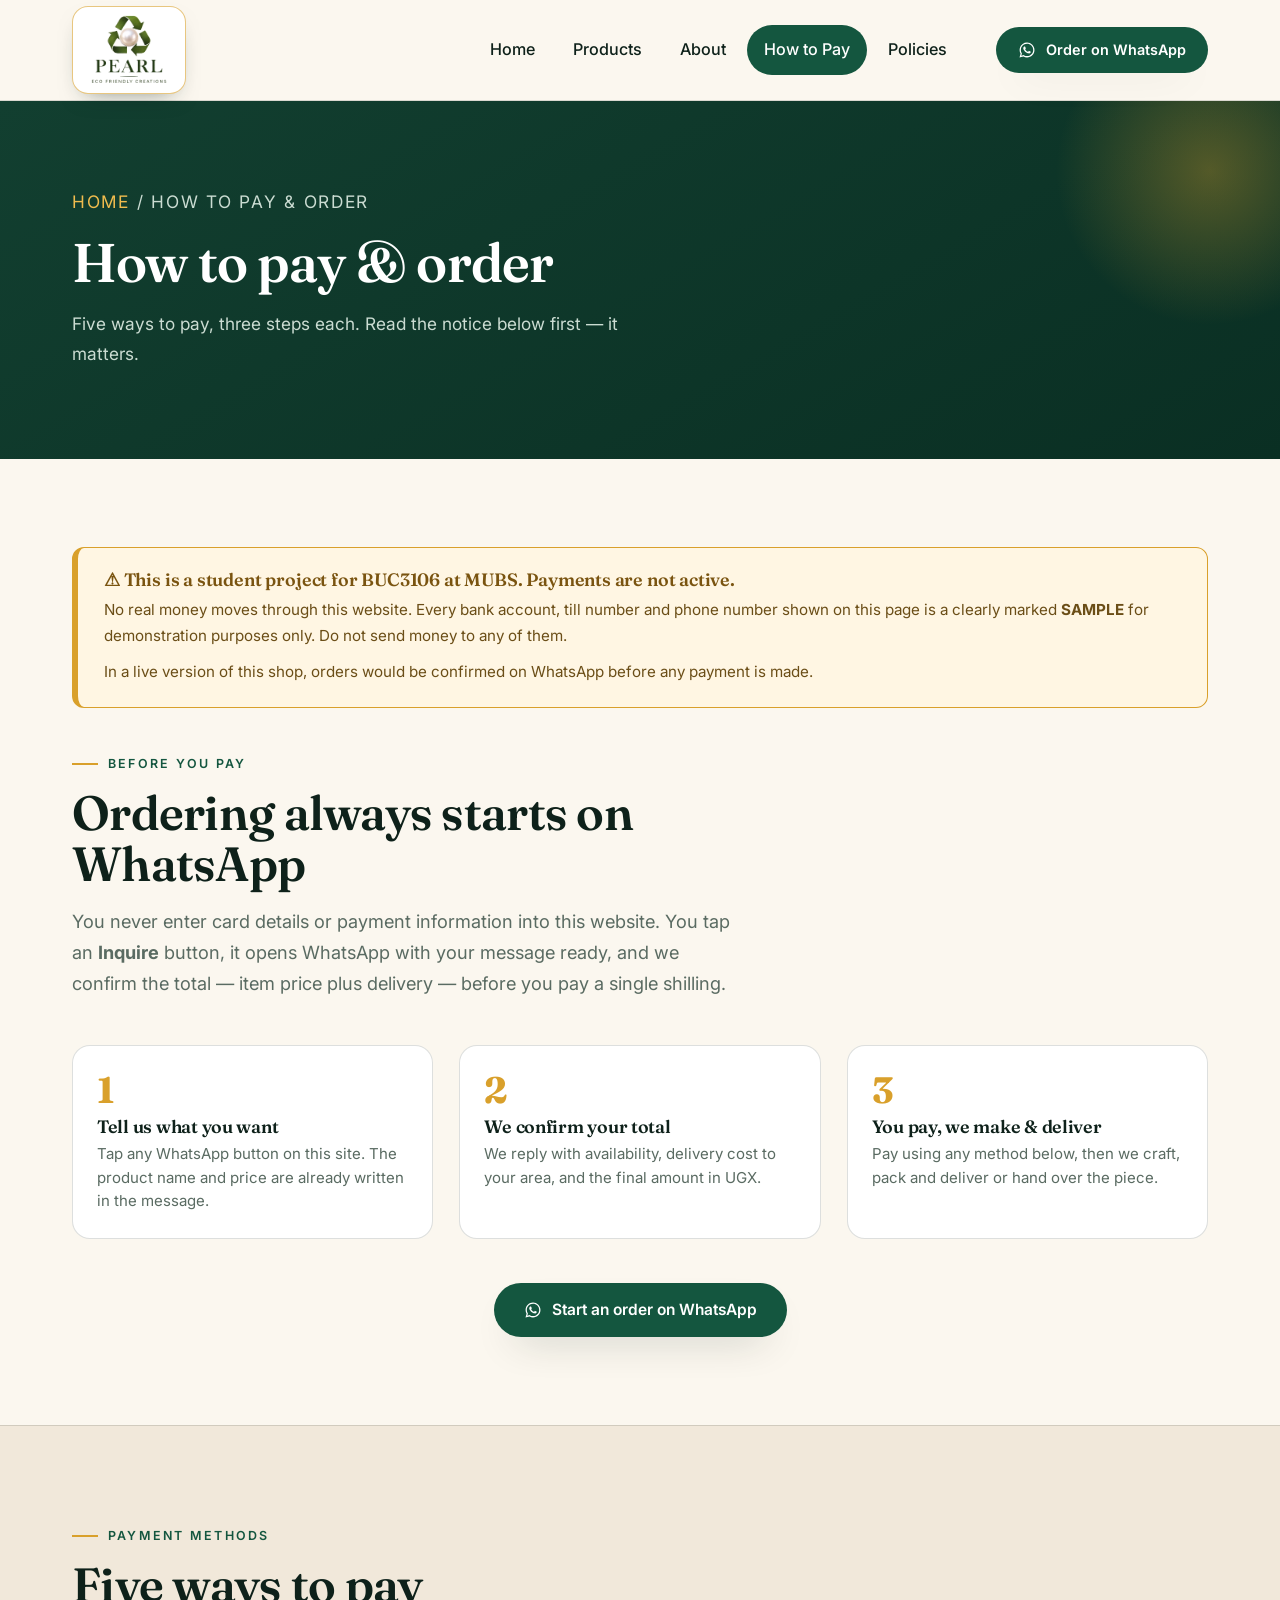
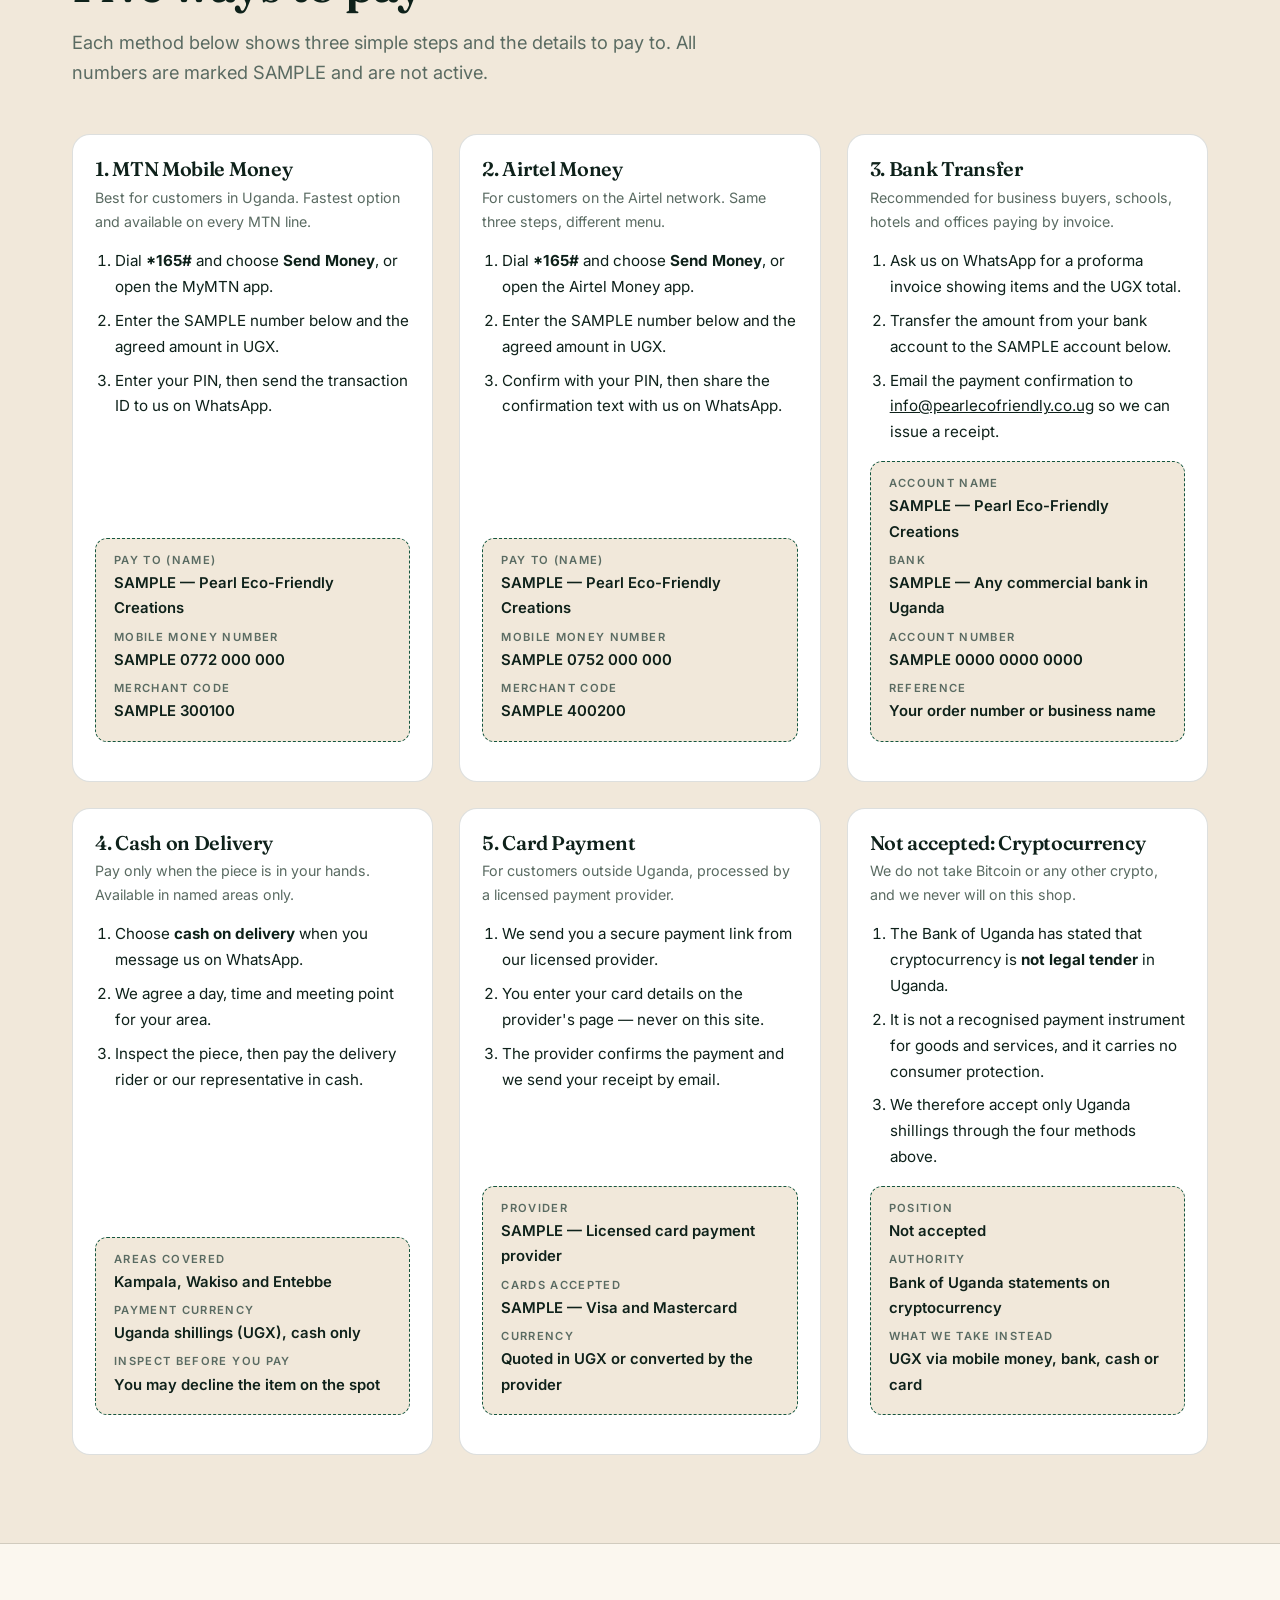
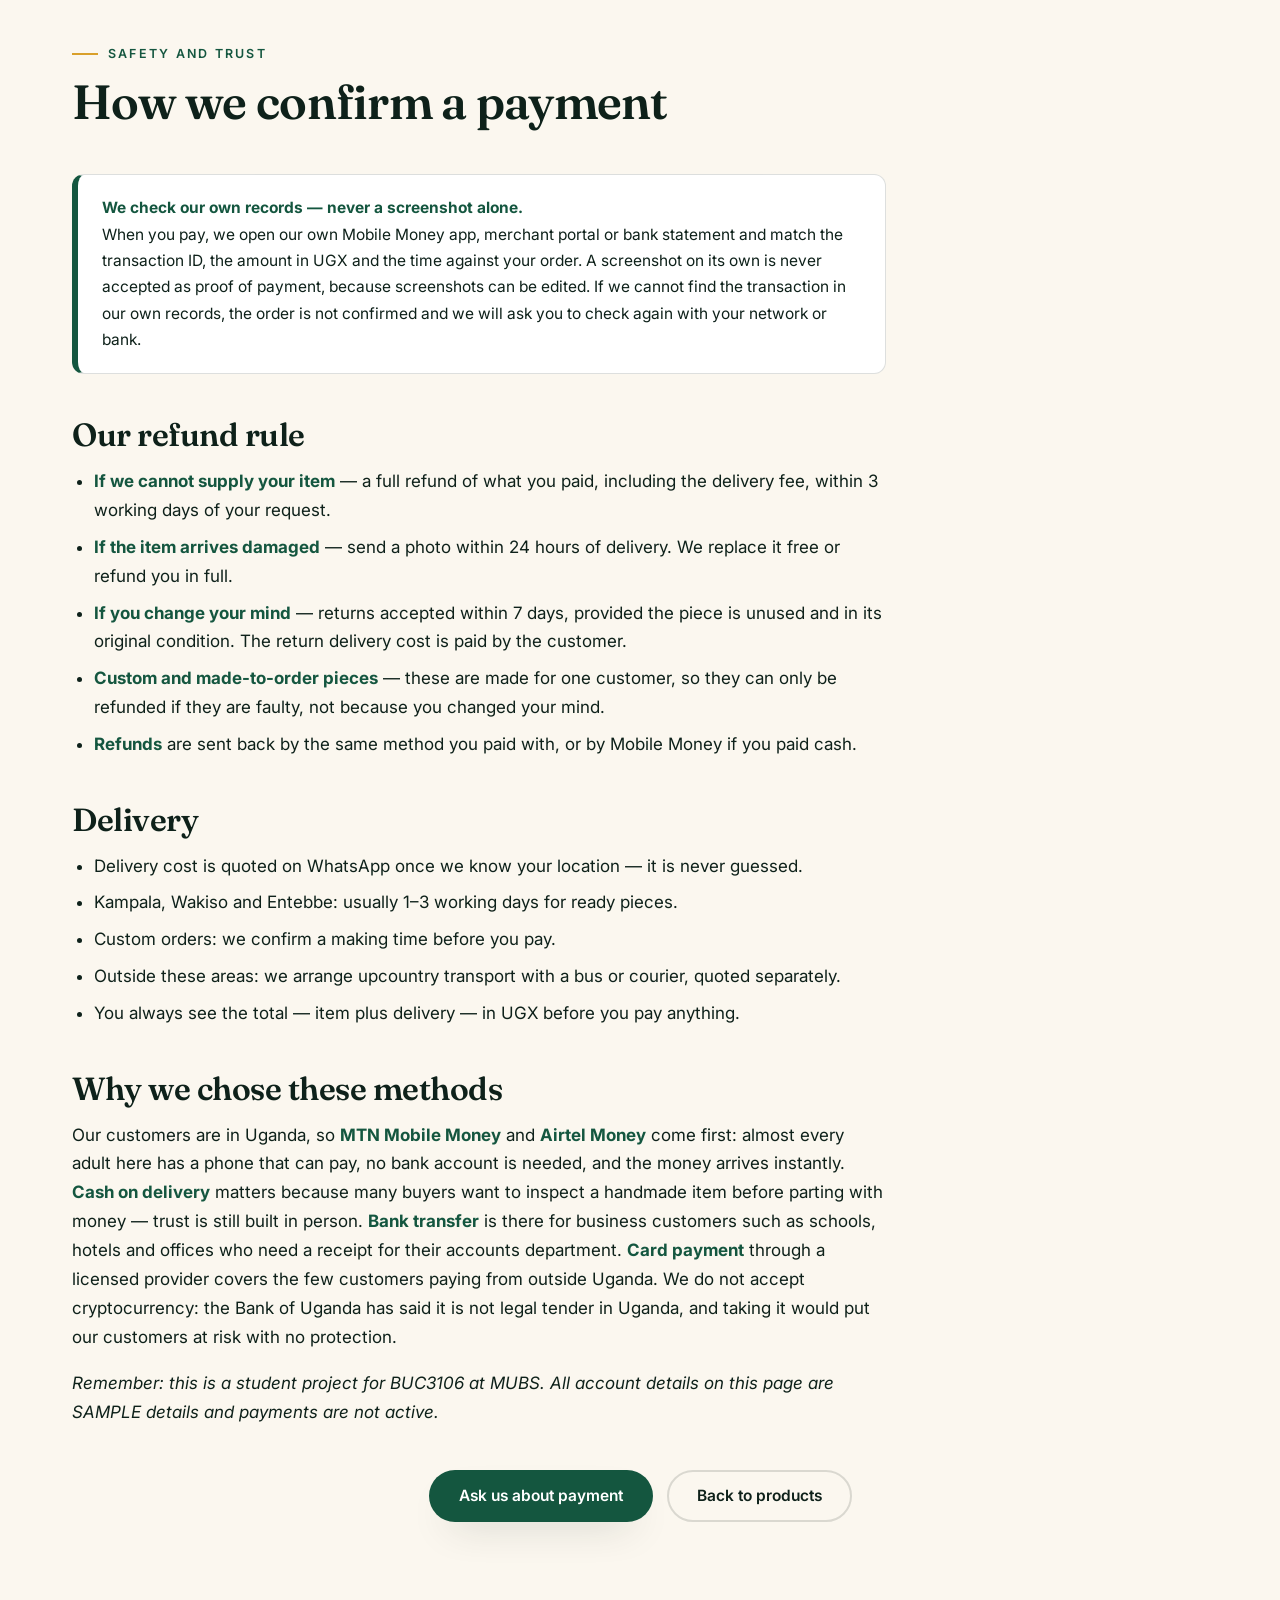
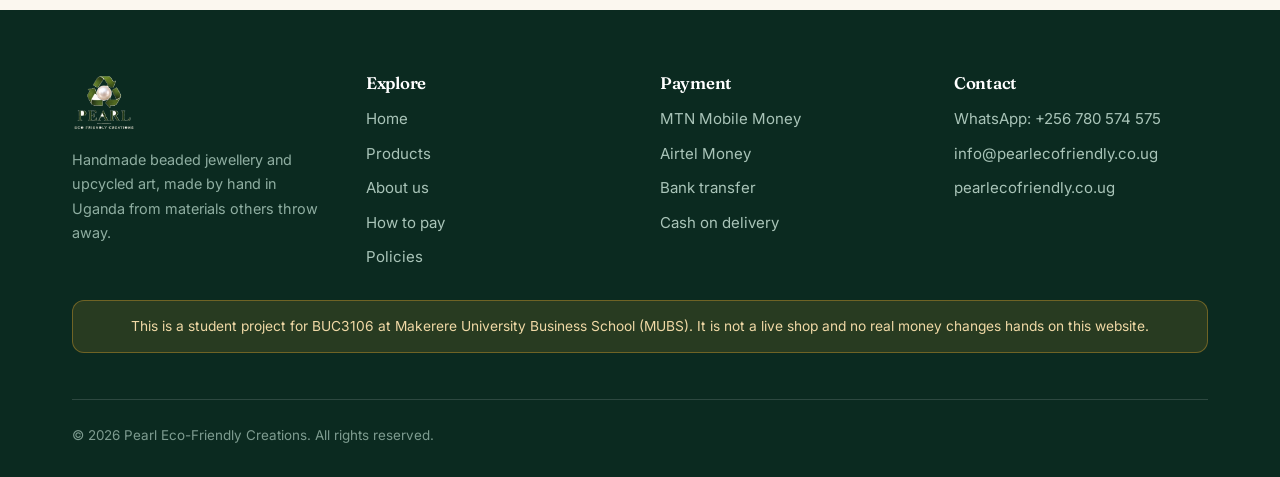
<file: pay.html>
<!DOCTYPE html>
<html lang="en">
<head>
<meta charset="utf-8">
<meta name="viewport" content="width=device-width, initial-scale=1">
<title>How to Pay &amp; Order | Pearl Eco-Friendly Creations</title>
<meta name="description" content="Payment options for Pearl Eco-Friendly Creations: MTN Mobile Money, Airtel Money, bank transfer, cash on delivery and card payment. Student project — payments are not active.">
<link rel="preconnect" href="https://fonts.googleapis.com">
<link rel="preconnect" href="https://fonts.gstatic.com" crossorigin>
<link href="https://fonts.googleapis.com/css2?family=Fraunces:ital,opsz,wght@0,9..144,500;0,9..144,600;1,9..144,500&family=Inter:wght@400;500;600;700&display=swap" rel="stylesheet">
<link rel="stylesheet" href="style.css">
<link rel="icon" href="favicon.ico">
</head>
<body>
<a class="skip" href="#main">Skip to content</a>

<header class="site-head">
  <div class="wrap head-in">
    <a class="brand" href="index.html">
      <img src="images/logo.png" alt="Pearl Eco-Friendly Creations logo">
      <span class="brand-txt">Pearl Eco-Friendly Creations<small>Handmade in Uganda</small></span>
    </a>
    <input type="checkbox" id="nav-toggle" class="nav-toggle" aria-label="Open menu">
    <label class="burger" for="nav-toggle" aria-hidden="true"><span></span></label>
    <nav class="nav" aria-label="Main">
      <a href="index.html">Home</a>
      <a href="products.html">Products</a>
      <a href="about.html">About</a>
      <a href="pay.html" class="active">How to Pay</a>
      <a href="policies.html">Policies</a>
    </nav>
    <a class="btn btn-wa btn-sm head-cta" href="https://wa.me/256780574575?text=Hello%20Pearl%20Eco-Friendly%20Creations%21%20I%20would%20like%20to%20place%20an%20order.">
      <svg viewBox="0 0 24 24" fill="currentColor" aria-hidden="true"><path d="M12.04 2C6.58 2 2.13 6.45 2.13 11.91c0 1.75.46 3.46 1.32 4.96L2 22l5.25-1.38a9.9 9.9 0 0 0 4.79 1.22h.01c5.46 0 9.91-4.45 9.91-9.91 0-2.65-1.03-5.14-2.9-7.01A9.82 9.82 0 0 0 12.04 2Zm0 18.15c-1.48 0-2.93-.4-4.2-1.15l-.3-.18-3.12.82.83-3.04-.2-.31a8.22 8.22 0 0 1-1.26-4.38c0-4.54 3.7-8.23 8.24-8.23 2.2 0 4.27.86 5.83 2.42a8.18 8.18 0 0 1 2.41 5.82c0 4.54-3.7 8.23-8.23 8.23Zm4.52-6.16c-.25-.12-1.47-.72-1.69-.81-.23-.08-.39-.12-.56.13-.16.24-.64.8-.78.97-.14.16-.29.18-.54.06-.25-.13-1.05-.39-1.99-1.23-.74-.66-1.23-1.47-1.38-1.72-.14-.25-.01-.38.11-.5.11-.11.25-.29.37-.43.13-.15.17-.25.25-.41.08-.17.04-.31-.02-.43-.06-.12-.56-1.34-.76-1.84-.2-.48-.4-.42-.56-.43h-.48c-.16 0-.43.06-.65.31-.22.25-.86.84-.86 2.05s.88 2.38 1 2.54c.12.17 1.73 2.64 4.2 3.7.59.25 1.04.4 1.4.51.59.19 1.12.16 1.55.1.47-.07 1.47-.6 1.67-1.18.21-.58.21-1.07.15-1.18-.06-.11-.22-.17-.47-.29Z"/></svg>
      Order on WhatsApp
    </a>
  </div>
</header>

<main id="main">

<section class="page-head">
  <div class="wrap">
    <p class="crumbs"><a href="index.html">Home</a> / How to Pay &amp; Order</p>
    <h1>How to pay &amp; order</h1>
    <p>Five ways to pay, three steps each. Read the notice below first — it matters.</p>
  </div>
</section>

<section class="section">
  <div class="wrap">

    <!-- REQUIRED NOTICE -->
    <div class="notice">
      <h2>⚠ This is a student project for BUC3106 at MUBS. Payments are not active.</h2>
      <p>No real money moves through this website. Every bank account, till number and phone number shown on this page is a clearly marked <strong>SAMPLE</strong> for demonstration purposes only. Do not send money to any of them.</p>
      <p>In a live version of this shop, orders would be confirmed on WhatsApp before any payment is made.</p>
    </div>

    <!-- HOW ORDERING WORKS -->
    <div class="sec-head">
      <p class="eyebrow">Before you pay</p>
      <h2>Ordering always starts on WhatsApp</h2>
      <p class="lede">You never enter card details or payment information into this website. You tap an <strong>Inquire</strong> button, it opens WhatsApp with your message ready, and we confirm the total — item price plus delivery — before you pay a single shilling.</p>
    </div>

    <div class="steps mt-0">
      <div class="step"><b class="num">1</b><h3>Tell us what you want</h3><p>Tap any WhatsApp button on this site. The product name and price are already written in the message.</p></div>
      <div class="step"><b class="num">2</b><h3>We confirm your total</h3><p>We reply with availability, delivery cost to your area, and the final amount in UGX.</p></div>
      <div class="step"><b class="num">3</b><h3>You pay, we make &amp; deliver</h3><p>Pay using any method below, then we craft, pack and deliver or hand over the piece.</p></div>
    </div>

    <div class="center-btn">
      <a class="btn btn-wa" href="https://wa.me/256780574575?text=Hello%20Pearl%20Eco-Friendly%20Creations%21%20I%20would%20like%20to%20place%20an%20order.">
        <svg viewBox="0 0 24 24" fill="currentColor" aria-hidden="true"><path d="M12.04 2C6.58 2 2.13 6.45 2.13 11.91c0 1.75.46 3.46 1.32 4.96L2 22l5.25-1.38a9.9 9.9 0 0 0 4.79 1.22h.01c5.46 0 9.91-4.45 9.91-9.91 0-2.65-1.03-5.14-2.9-7.01A9.82 9.82 0 0 0 12.04 2Zm0 18.15c-1.48 0-2.93-.4-4.2-1.15l-.3-.18-3.12.82.83-3.04-.2-.31a8.22 8.22 0 0 1-1.26-4.38c0-4.54 3.7-8.23 8.24-8.23 2.2 0 4.27.86 5.83 2.42a8.18 8.18 0 0 1 2.41 5.82c0 4.54-3.7 8.23-8.23 8.23Zm4.52-6.16c-.25-.12-1.47-.72-1.69-.81-.23-.08-.39-.12-.56.13-.16.24-.64.8-.78.97-.14.16-.29.18-.54.06-.25-.13-1.05-.39-1.99-1.23-.74-.66-1.23-1.47-1.38-1.72-.14-.25-.01-.38.11-.5.11-.11.25-.29.37-.43.13-.15.17-.25.25-.41.08-.17.04-.31-.02-.43-.06-.12-.56-1.34-.76-1.84-.2-.48-.4-.42-.56-.43h-.48c-.16 0-.43.06-.65.31-.22.25-.86.84-.86 2.05s.88 2.38 1 2.54c.12.17 1.73 2.64 4.2 3.7.59.25 1.04.4 1.4.51.59.19 1.12.16 1.55.1.47-.07 1.47-.6 1.67-1.18.21-.58.21-1.07.15-1.18-.06-.11-.22-.17-.47-.29Z"/></svg>
        Start an order on WhatsApp
      </a>
    </div>

  </div>
</section>

<!-- ============ PAYMENT METHODS ============ -->
<section class="section tint" id="methods">
  <div class="wrap">
    <div class="sec-head">
      <p class="eyebrow">Payment methods</p>
      <h2>Five ways to pay</h2>
      <p class="lede">Each method below shows three simple steps and the details to pay to. All numbers are marked SAMPLE and are not active.</p>
    </div>

    <div class="pay-grid">

      <!-- MTN -->
      <div class="pay-box">
        <h3>1. MTN Mobile Money</h3>
        <p class="how">Best for customers in Uganda. Fastest option and available on every MTN line.</p>
        <ol>
          <li>Dial <strong>*165#</strong> and choose <strong>Send Money</strong>, or open the MyMTN app.</li>
          <li>Enter the SAMPLE number below and the agreed amount in UGX.</li>
          <li>Enter your PIN, then send the transaction ID to us on WhatsApp.</li>
        </ol>
        <dl class="details">
          <dt>Pay to (name)</dt><dd>SAMPLE — Pearl Eco-Friendly Creations</dd>
          <dt>Mobile Money number</dt><dd>SAMPLE 0772 000 000</dd>
          <dt>Merchant code</dt><dd>SAMPLE 300100</dd>
        </dl>
      </div>

      <!-- AIRTEL -->
      <div class="pay-box">
        <h3>2. Airtel Money</h3>
        <p class="how">For customers on the Airtel network. Same three steps, different menu.</p>
        <ol>
          <li>Dial <strong>*165#</strong> and choose <strong>Send Money</strong>, or open the Airtel Money app.</li>
          <li>Enter the SAMPLE number below and the agreed amount in UGX.</li>
          <li>Confirm with your PIN, then share the confirmation text with us on WhatsApp.</li>
        </ol>
        <dl class="details">
          <dt>Pay to (name)</dt><dd>SAMPLE — Pearl Eco-Friendly Creations</dd>
          <dt>Mobile Money number</dt><dd>SAMPLE 0752 000 000</dd>
          <dt>Merchant code</dt><dd>SAMPLE 400200</dd>
        </dl>
      </div>

      <!-- BANK -->
      <div class="pay-box">
        <h3>3. Bank Transfer</h3>
        <p class="how">Recommended for business buyers, schools, hotels and offices paying by invoice.</p>
        <ol>
          <li>Ask us on WhatsApp for a proforma invoice showing items and the UGX total.</li>
          <li>Transfer the amount from your bank account to the SAMPLE account below.</li>
          <li>Email the payment confirmation to <a href="mailto:info@pearlecofriendly.co.ug">info@pearlecofriendly.co.ug</a> so we can issue a receipt.</li>
        </ol>
        <dl class="details">
          <dt>Account name</dt><dd>SAMPLE — Pearl Eco-Friendly Creations</dd>
          <dt>Bank</dt><dd>SAMPLE — Any commercial bank in Uganda</dd>
          <dt>Account number</dt><dd>SAMPLE 0000 0000 0000</dd>
          <dt>Reference</dt><dd>Your order number or business name</dd>
        </dl>
      </div>

      <!-- CASH -->
      <div class="pay-box">
        <h3>4. Cash on Delivery</h3>
        <p class="how">Pay only when the piece is in your hands. Available in named areas only.</p>
        <ol>
          <li>Choose <strong>cash on delivery</strong> when you message us on WhatsApp.</li>
          <li>We agree a day, time and meeting point for your area.</li>
          <li>Inspect the piece, then pay the delivery rider or our representative in cash.</li>
        </ol>
        <dl class="details">
          <dt>Areas covered</dt><dd>Kampala, Wakiso and Entebbe</dd>
          <dt>Payment currency</dt><dd>Uganda shillings (UGX), cash only</dd>
          <dt>Inspect before you pay</dt><dd>You may decline the item on the spot</dd>
        </dl>
      </div>

      <!-- CARD -->
      <div class="pay-box">
        <h3>5. Card Payment</h3>
        <p class="how">For customers outside Uganda, processed by a licensed payment provider.</p>
        <ol>
          <li>We send you a secure payment link from our licensed provider.</li>
          <li>You enter your card details on the provider's page — never on this site.</li>
          <li>The provider confirms the payment and we send your receipt by email.</li>
        </ol>
        <dl class="details">
          <dt>Provider</dt><dd>SAMPLE — Licensed card payment provider</dd>
          <dt>Cards accepted</dt><dd>SAMPLE — Visa and Mastercard</dd>
          <dt>Currency</dt><dd>Quoted in UGX or converted by the provider</dd>
        </dl>
      </div>

      <!-- NOT ACCEPTED -->
      <div class="pay-box">
        <h3>Not accepted: Cryptocurrency</h3>
        <p class="how">We do not take Bitcoin or any other crypto, and we never will on this shop.</p>
        <ol>
          <li>The Bank of Uganda has stated that cryptocurrency is <strong>not legal tender</strong> in Uganda.</li>
          <li>It is not a recognised payment instrument for goods and services, and it carries no consumer protection.</li>
          <li>We therefore accept only Uganda shillings through the four methods above.</li>
        </ol>
        <dl class="details">
          <dt>Position</dt><dd>Not accepted</dd>
          <dt>Authority</dt><dd>Bank of Uganda statements on cryptocurrency</dd>
          <dt>What we take instead</dt><dd>UGX via mobile money, bank, cash or card</dd>
        </dl>
      </div>

    </div>
  </div>
</section>

<!-- ============ CONFIRMATION & REFUNDS ============ -->
<section class="section">
  <div class="wrap">
    <div class="sec-head">
      <p class="eyebrow">Safety and trust</p>
      <h2>How we confirm a payment</h2>
    </div>

    <div class="prose">
      <div class="callout">
        <strong>We check our own records — never a screenshot alone.</strong><br>
        When you pay, we open our own Mobile Money app, merchant portal or bank statement and match the transaction ID, the amount in UGX and the time against your order. A screenshot on its own is never accepted as proof of payment, because screenshots can be edited. If we cannot find the transaction in our own records, the order is not confirmed and we will ask you to check again with your network or bank.
      </div>

      <h2>Our refund rule</h2>
      <ul>
        <li><strong>If we cannot supply your item</strong> — a full refund of what you paid, including the delivery fee, within 3 working days of your request.</li>
        <li><strong>If the item arrives damaged</strong> — send a photo within 24 hours of delivery. We replace it free or refund you in full.</li>
        <li><strong>If you change your mind</strong> — returns accepted within 7 days, provided the piece is unused and in its original condition. The return delivery cost is paid by the customer.</li>
        <li><strong>Custom and made-to-order pieces</strong> — these are made for one customer, so they can only be refunded if they are faulty, not because you changed your mind.</li>
        <li><strong>Refunds</strong> are sent back by the same method you paid with, or by Mobile Money if you paid cash.</li>
      </ul>

      <h2>Delivery</h2>
      <ul>
        <li>Delivery cost is quoted on WhatsApp once we know your location — it is never guessed.</li>
        <li>Kampala, Wakiso and Entebbe: usually 1–3 working days for ready pieces.</li>
        <li>Custom orders: we confirm a making time before you pay.</li>
        <li>Outside these areas: we arrange upcountry transport with a bus or courier, quoted separately.</li>
        <li>You always see the total — item plus delivery — in UGX before you pay anything.</li>
      </ul>

      <h2>Why we chose these methods</h2>
      <p>Our customers are in Uganda, so <strong>MTN Mobile Money</strong> and <strong>Airtel Money</strong> come first: almost every adult here has a phone that can pay, no bank account is needed, and the money arrives instantly. <strong>Cash on delivery</strong> matters because many buyers want to inspect a handmade item before parting with money — trust is still built in person. <strong>Bank transfer</strong> is there for business customers such as schools, hotels and offices who need a receipt for their accounts department. <strong>Card payment</strong> through a licensed provider covers the few customers paying from outside Uganda. We do not accept cryptocurrency: the Bank of Uganda has said it is not legal tender in Uganda, and taking it would put our customers at risk with no protection.</p>

      <p><em>Remember: this is a student project for BUC3106 at MUBS. All account details on this page are SAMPLE details and payments are not active.</em></p>
    </div>

    <div class="center-btn">
      <a class="btn btn-wa" href="https://wa.me/256780574575?text=Hello%20Pearl%20Eco-Friendly%20Creations%21%20I%20would%20like%20to%20ask%20about%20paying%20for%20an%20order.">Ask us about payment</a>
      <a class="btn btn-ghost" href="products.html">Back to products</a>
    </div>

  </div>
</section>

</main>

<footer class="site-foot">
  <div class="wrap">
    <div class="foot-grid">
      <div class="foot-brand">
        <img src="images/logo.png" alt="Pearl Eco-Friendly Creations logo">
        <p>Handmade beaded jewellery and upcycled art, made by hand in Uganda from materials others throw away.</p>
      </div>
      <div class="foot-col">
        <h2>Explore</h2>
        <ul>
          <li><a href="index.html">Home</a></li>
          <li><a href="products.html">Products</a></li>
          <li><a href="about.html">About us</a></li>
          <li><a href="pay.html">How to pay</a></li>
          <li><a href="policies.html">Policies</a></li>
        </ul>
      </div>
      <div class="foot-col">
        <h2>Payment</h2>
        <ul>
          <li><a href="#methods">MTN Mobile Money</a></li>
          <li><a href="#methods">Airtel Money</a></li>
          <li><a href="#methods">Bank transfer</a></li>
          <li><a href="#methods">Cash on delivery</a></li>
        </ul>
      </div>
      <div class="foot-col">
        <h2>Contact</h2>
        <ul>
          <li><a href="https://wa.me/256780574575?text=Hello%20Pearl%20Eco-Friendly%20Creations%21%20I%20saw%20your%20website%20and%20I%20have%20a%20question.">WhatsApp: +256 780 574 575</a></li>
          <li><a href="mailto:info@pearlecofriendly.co.ug">info@pearlecofriendly.co.ug</a></li>
          <li><a href="https://pearlecofriendly.co.ug">pearlecofriendly.co.ug</a></li>
        </ul>
      </div>
    </div>

    <p class="student">This is a student project for BUC3106 at Makerere University Business School (MUBS). It is not a live shop and no real money changes hands on this website.</p>

    <div class="foot-note">
      <span>© 2026 Pearl Eco-Friendly Creations. All rights reserved.</span>
    </div>
  </div>
</footer>

</body>
</html>
</file>
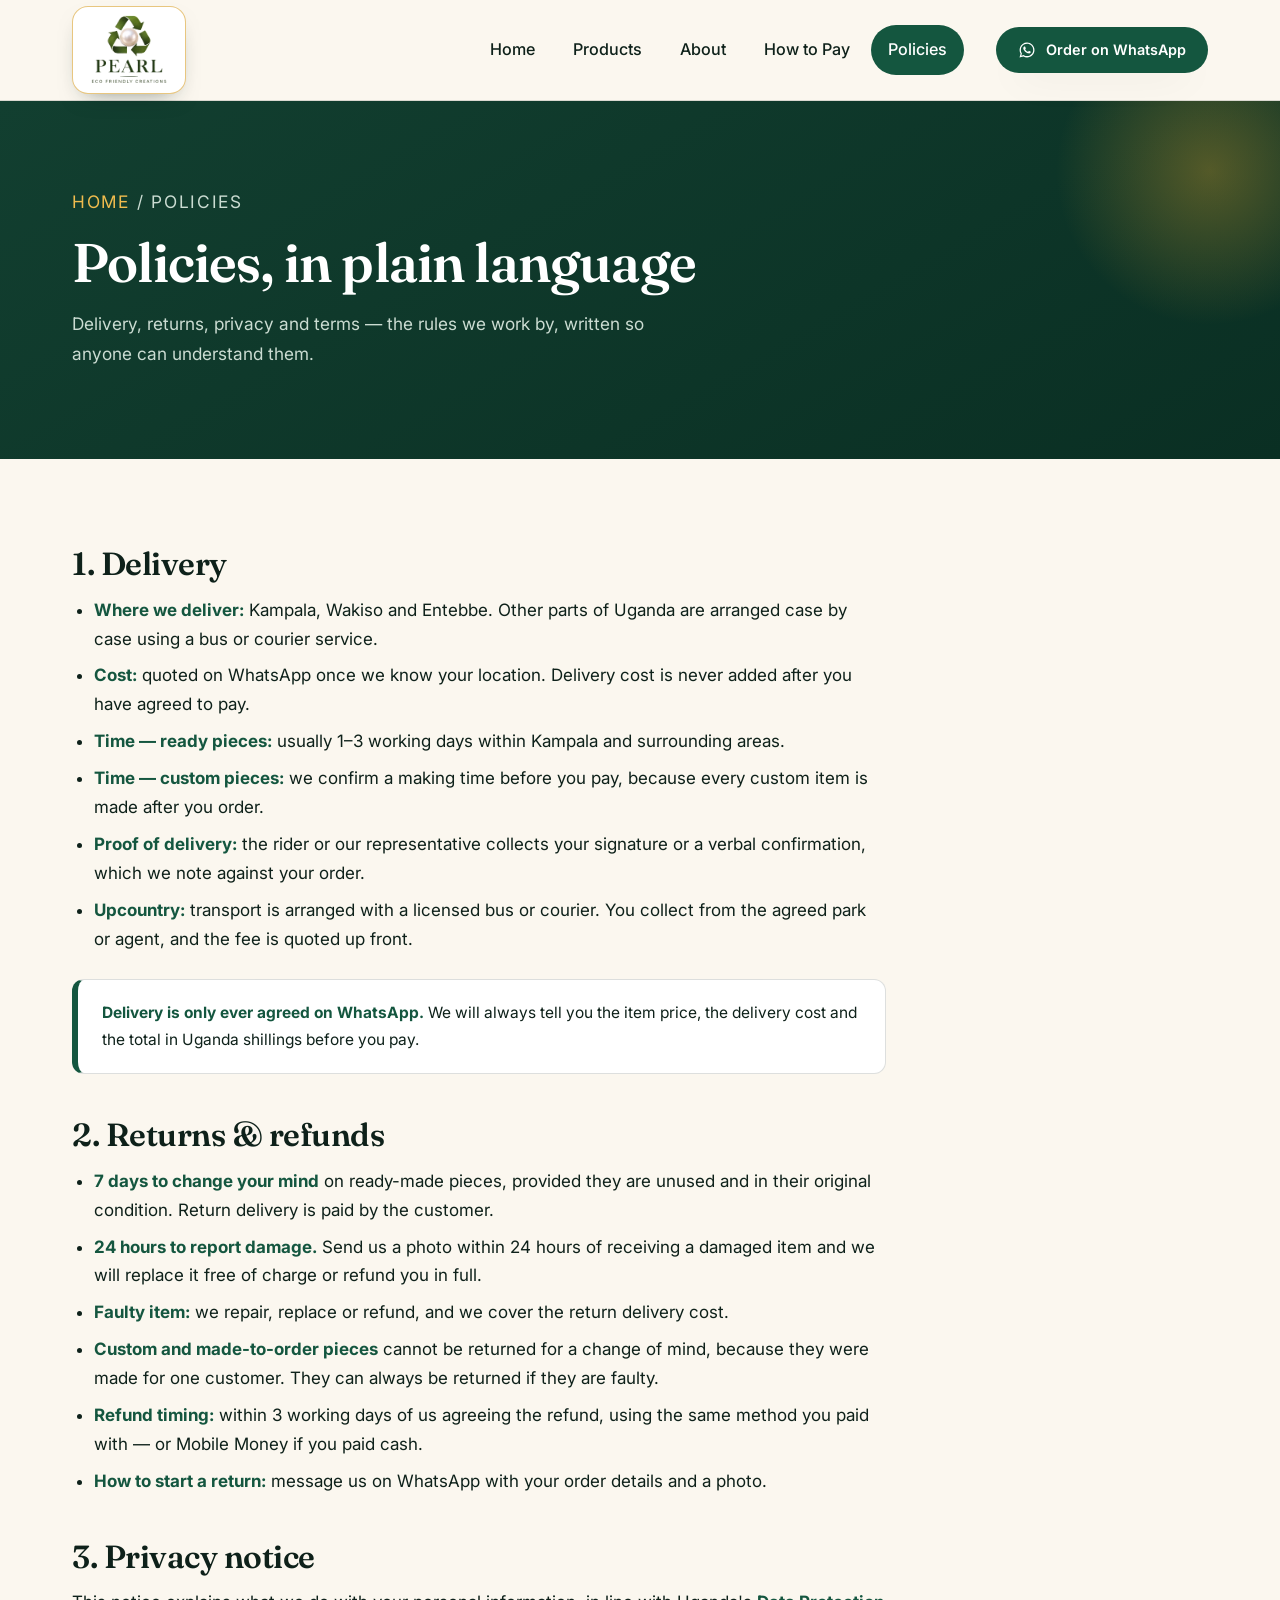
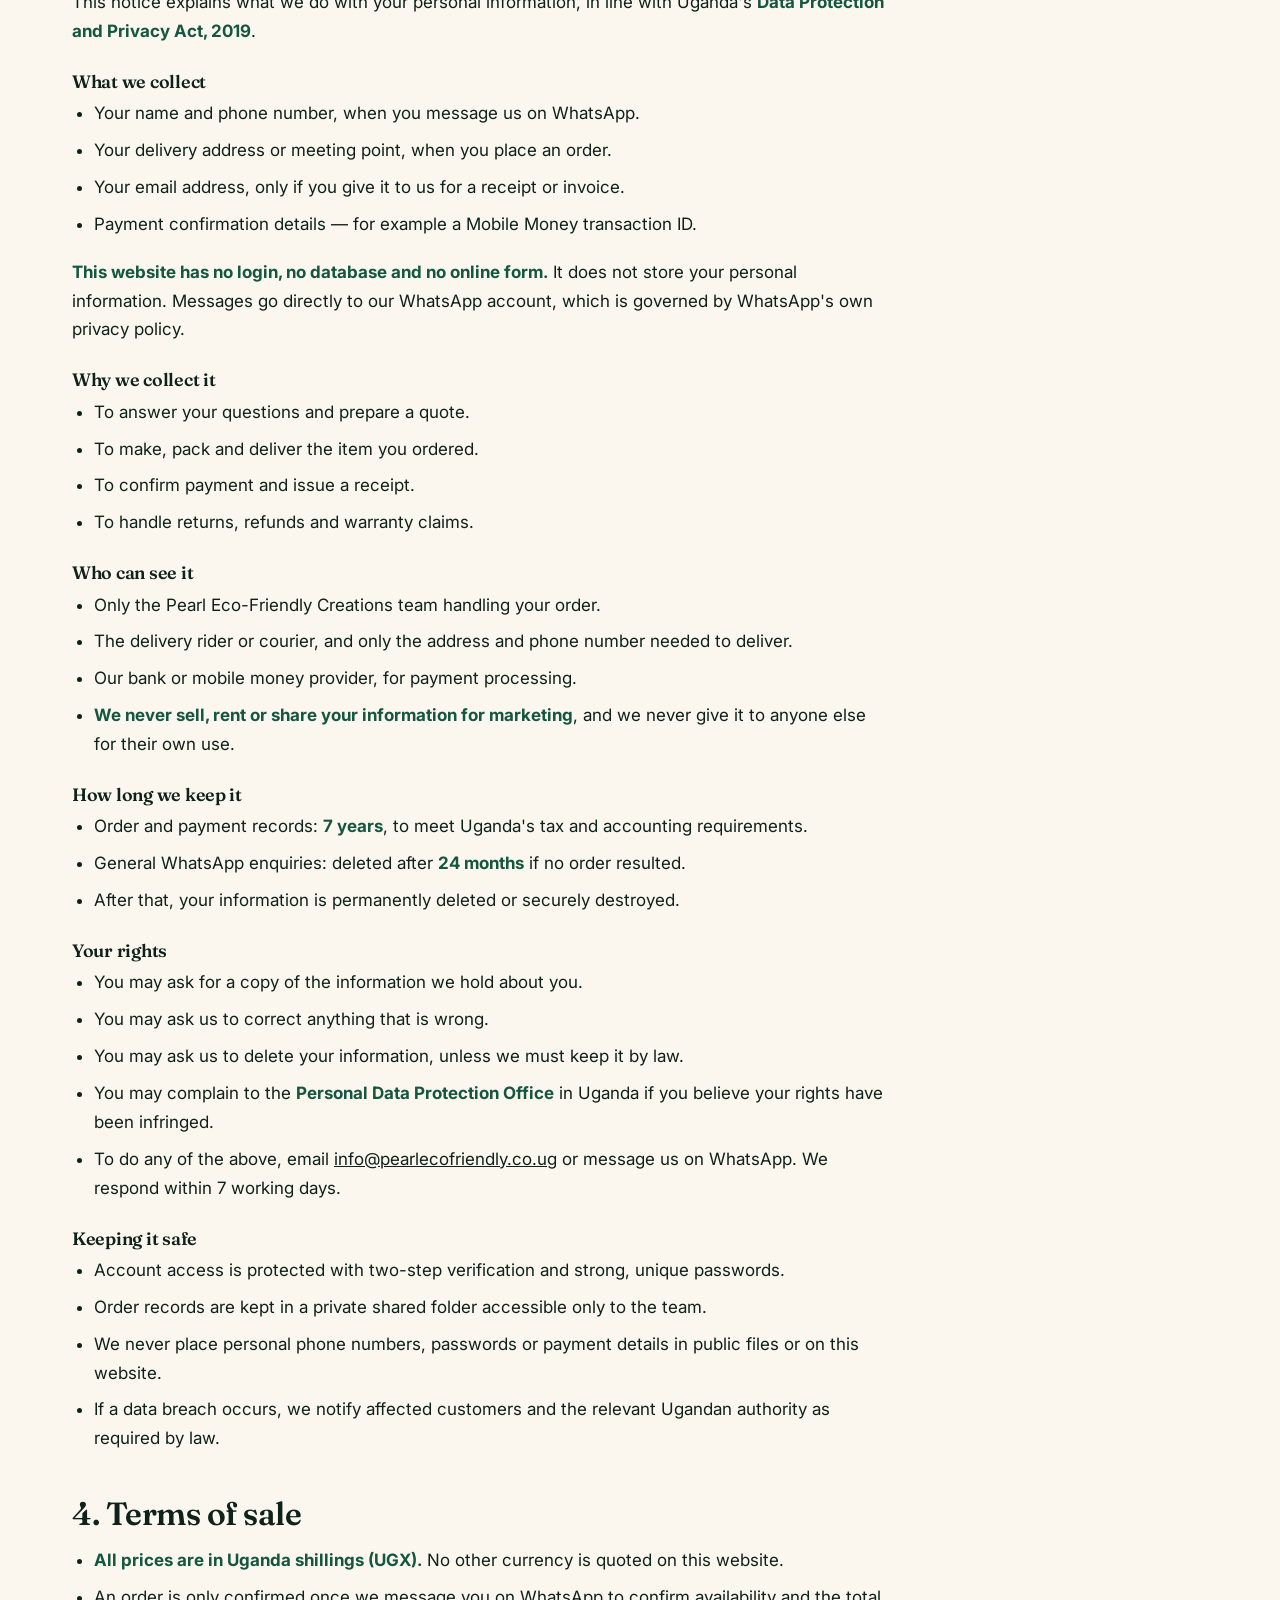
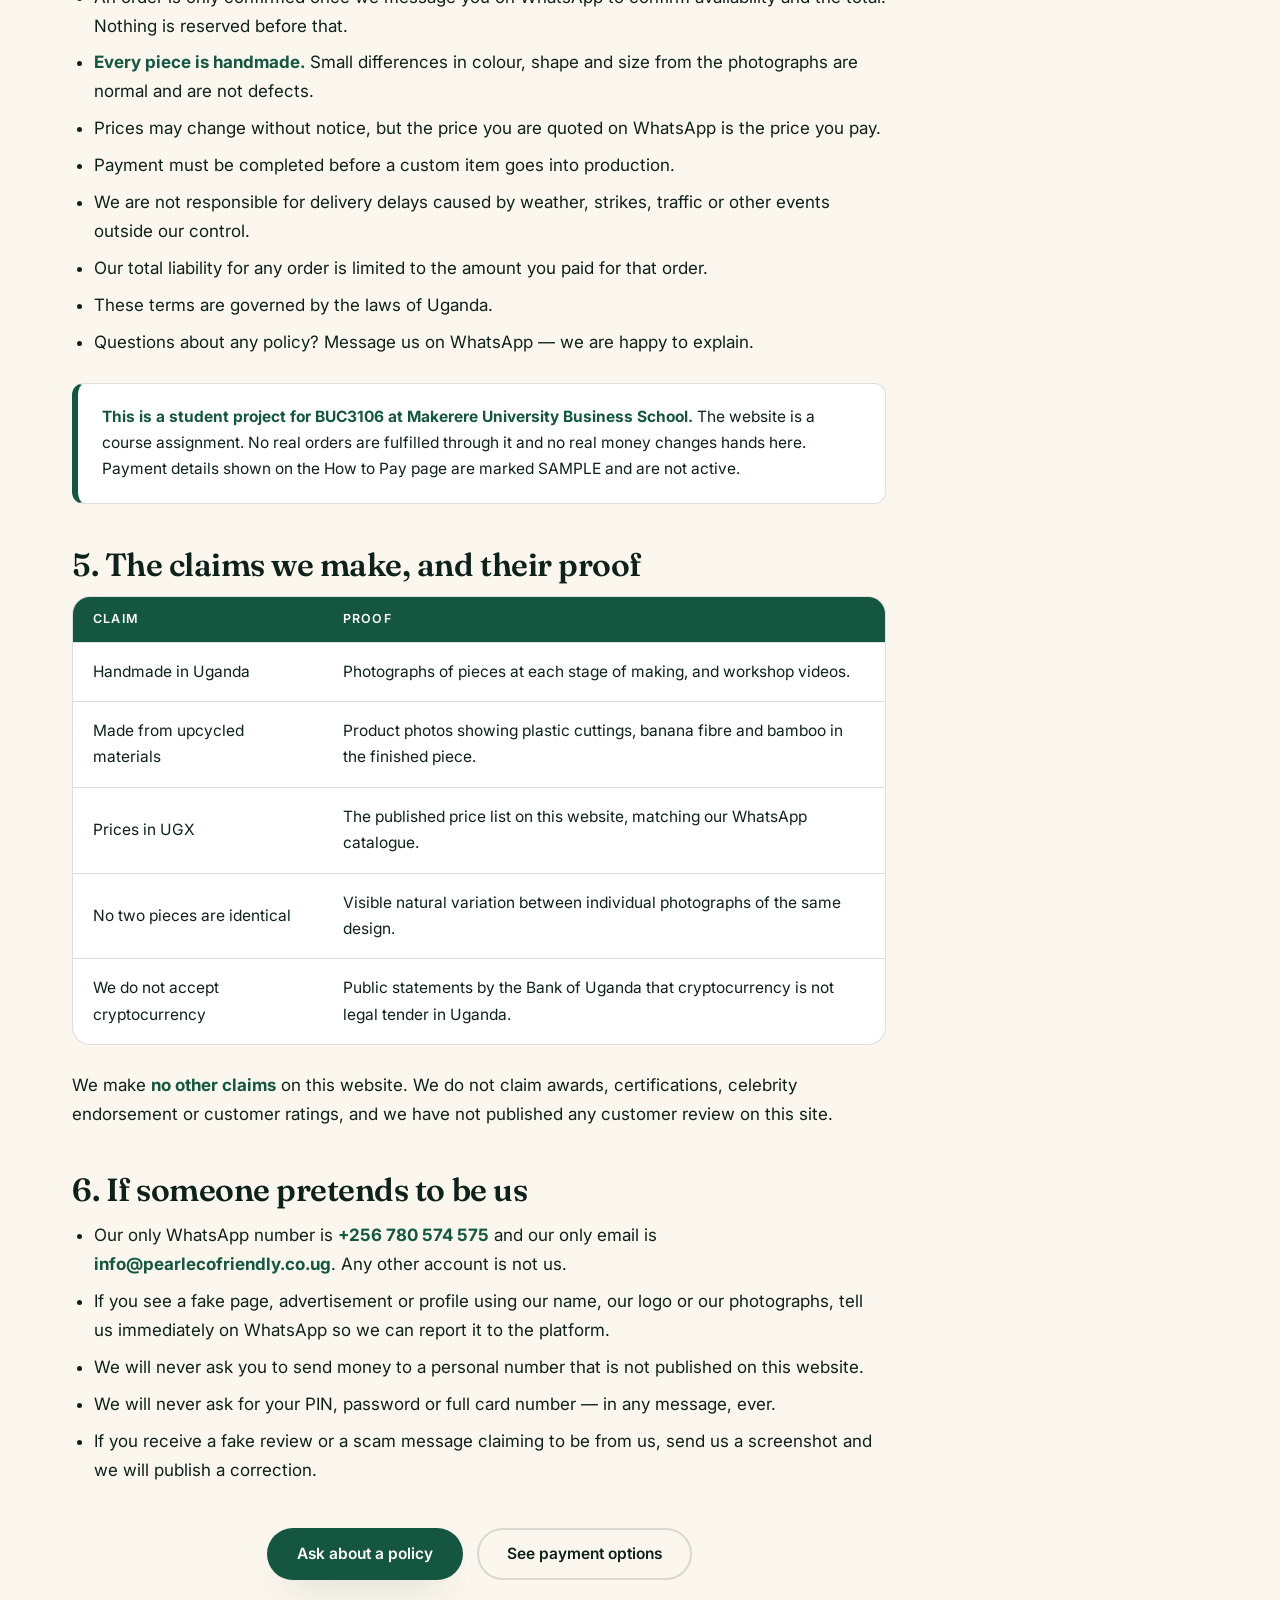
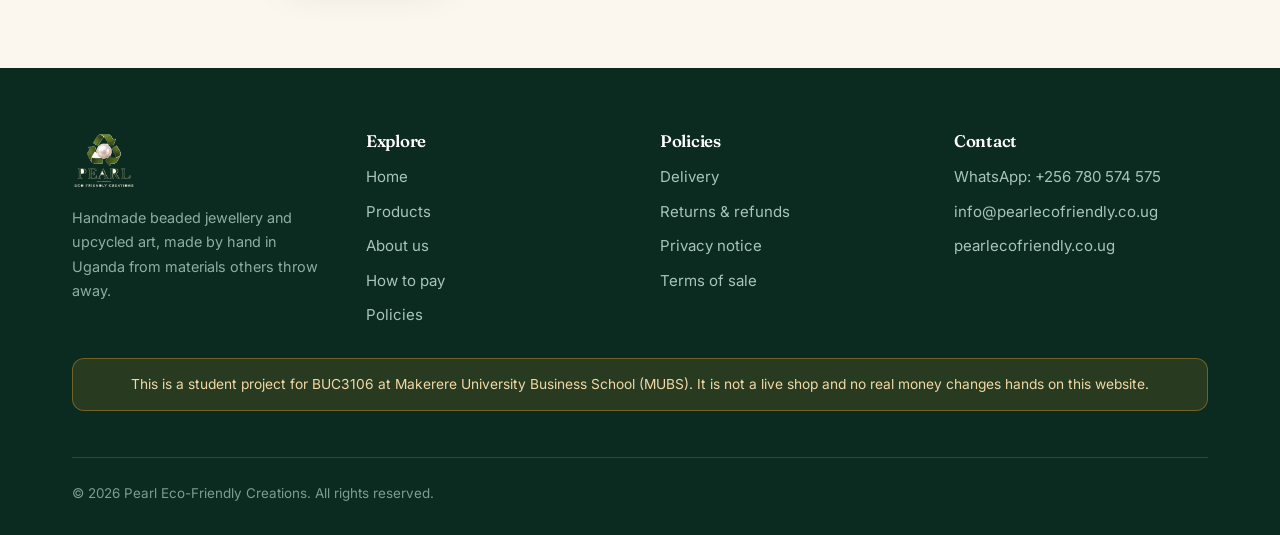
<file: policies.html>
<!DOCTYPE html>
<html lang="en">
<head>
<meta charset="utf-8">
<meta name="viewport" content="width=device-width, initial-scale=1">
<title>Policies: Delivery, Returns, Privacy &amp; Terms | Pearl Eco-Friendly Creations</title>
<meta name="description" content="Delivery, returns, refunds, privacy notice and terms of sale for Pearl Eco-Friendly Creations. Written in plain language.">
<link rel="preconnect" href="https://fonts.googleapis.com">
<link rel="preconnect" href="https://fonts.gstatic.com" crossorigin>
<link href="https://fonts.googleapis.com/css2?family=Fraunces:ital,opsz,wght@0,9..144,500;0,9..144,600;1,9..144,500&family=Inter:wght@400;500;600;700&display=swap" rel="stylesheet">
<link rel="stylesheet" href="style.css">
<link rel="icon" href="favicon.ico">
</head>
<body>
<a class="skip" href="#main">Skip to content</a>

<header class="site-head">
  <div class="wrap head-in">
    <a class="brand" href="index.html">
      <img src="images/logo.png" alt="Pearl Eco-Friendly Creations logo">
      <span class="brand-txt">Pearl Eco-Friendly Creations<small>Handmade in Uganda</small></span>
    </a>
    <input type="checkbox" id="nav-toggle" class="nav-toggle" aria-label="Open menu">
    <label class="burger" for="nav-toggle" aria-hidden="true"><span></span></label>
    <nav class="nav" aria-label="Main">
      <a href="index.html">Home</a>
      <a href="products.html">Products</a>
      <a href="about.html">About</a>
      <a href="pay.html">How to Pay</a>
      <a href="policies.html" class="active">Policies</a>
    </nav>
    <a class="btn btn-wa btn-sm head-cta" href="https://wa.me/256780574575?text=Hello%20Pearl%20Eco-Friendly%20Creations%21%20I%20have%20a%20question%20about%20your%20policies.">
      <svg viewBox="0 0 24 24" fill="currentColor" aria-hidden="true"><path d="M12.04 2C6.58 2 2.13 6.45 2.13 11.91c0 1.75.46 3.46 1.32 4.96L2 22l5.25-1.38a9.9 9.9 0 0 0 4.79 1.22h.01c5.46 0 9.91-4.45 9.91-9.91 0-2.65-1.03-5.14-2.9-7.01A9.82 9.82 0 0 0 12.04 2Zm0 18.15c-1.48 0-2.93-.4-4.2-1.15l-.3-.18-3.12.82.83-3.04-.2-.31a8.22 8.22 0 0 1-1.26-4.38c0-4.54 3.7-8.23 8.24-8.23 2.2 0 4.27.86 5.83 2.42a8.18 8.18 0 0 1 2.41 5.82c0 4.54-3.7 8.23-8.23 8.23Zm4.52-6.16c-.25-.12-1.47-.72-1.69-.81-.23-.08-.39-.12-.56.13-.16.24-.64.8-.78.97-.14.16-.29.18-.54.06-.25-.13-1.05-.39-1.99-1.23-.74-.66-1.23-1.47-1.38-1.72-.14-.25-.01-.38.11-.5.11-.11.25-.29.37-.43.13-.15.17-.25.25-.41.08-.17.04-.31-.02-.43-.06-.12-.56-1.34-.76-1.84-.2-.48-.4-.42-.56-.43h-.48c-.16 0-.43.06-.65.31-.22.25-.86.84-.86 2.05s.88 2.38 1 2.54c.12.17 1.73 2.64 4.2 3.7.59.25 1.04.4 1.4.51.59.19 1.12.16 1.55.1.47-.07 1.47-.6 1.67-1.18.21-.58.21-1.07.15-1.18-.06-.11-.22-.17-.47-.29Z"/></svg>
      Order on WhatsApp
    </a>
  </div>
</header>

<main id="main">

<section class="page-head">
  <div class="wrap">
    <p class="crumbs"><a href="index.html">Home</a> / Policies</p>
    <h1>Policies, in plain language</h1>
    <p>Delivery, returns, privacy and terms — the rules we work by, written so anyone can understand them.</p>
  </div>
</section>

<section class="section">
  <div class="wrap">
    <div class="prose">

      <!-- DELIVERY -->
      <h2>1. Delivery</h2>
      <ul>
        <li><strong>Where we deliver:</strong> Kampala, Wakiso and Entebbe. Other parts of Uganda are arranged case by case using a bus or courier service.</li>
        <li><strong>Cost:</strong> quoted on WhatsApp once we know your location. Delivery cost is never added after you have agreed to pay.</li>
        <li><strong>Time — ready pieces:</strong> usually 1–3 working days within Kampala and surrounding areas.</li>
        <li><strong>Time — custom pieces:</strong> we confirm a making time before you pay, because every custom item is made after you order.</li>
        <li><strong>Proof of delivery:</strong> the rider or our representative collects your signature or a verbal confirmation, which we note against your order.</li>
        <li><strong>Upcountry:</strong> transport is arranged with a licensed bus or courier. You collect from the agreed park or agent, and the fee is quoted up front.</li>
      </ul>

      <div class="callout">
        <strong>Delivery is only ever agreed on WhatsApp.</strong> We will always tell you the item price, the delivery cost and the total in Uganda shillings before you pay.
      </div>

      <!-- RETURNS -->
      <h2>2. Returns &amp; refunds</h2>
      <ul>
        <li><strong>7 days to change your mind</strong> on ready-made pieces, provided they are unused and in their original condition. Return delivery is paid by the customer.</li>
        <li><strong>24 hours to report damage.</strong> Send us a photo within 24 hours of receiving a damaged item and we will replace it free of charge or refund you in full.</li>
        <li><strong>Faulty item:</strong> we repair, replace or refund, and we cover the return delivery cost.</li>
        <li><strong>Custom and made-to-order pieces</strong> cannot be returned for a change of mind, because they were made for one customer. They can always be returned if they are faulty.</li>
        <li><strong>Refund timing:</strong> within 3 working days of us agreeing the refund, using the same method you paid with — or Mobile Money if you paid cash.</li>
        <li><strong>How to start a return:</strong> message us on WhatsApp with your order details and a photo.</li>
      </ul>

      <!-- PRIVACY -->
      <h2>3. Privacy notice</h2>
      <p>This notice explains what we do with your personal information, in line with Uganda's <strong>Data Protection and Privacy Act, 2019</strong>.</p>

      <h3>What we collect</h3>
      <ul>
        <li>Your name and phone number, when you message us on WhatsApp.</li>
        <li>Your delivery address or meeting point, when you place an order.</li>
        <li>Your email address, only if you give it to us for a receipt or invoice.</li>
        <li>Payment confirmation details — for example a Mobile Money transaction ID.</li>
      </ul>
      <p><strong>This website has no login, no database and no online form.</strong> It does not store your personal information. Messages go directly to our WhatsApp account, which is governed by WhatsApp's own privacy policy.</p>

      <h3>Why we collect it</h3>
      <ul>
        <li>To answer your questions and prepare a quote.</li>
        <li>To make, pack and deliver the item you ordered.</li>
        <li>To confirm payment and issue a receipt.</li>
        <li>To handle returns, refunds and warranty claims.</li>
      </ul>

      <h3>Who can see it</h3>
      <ul>
        <li>Only the Pearl Eco-Friendly Creations team handling your order.</li>
        <li>The delivery rider or courier, and only the address and phone number needed to deliver.</li>
        <li>Our bank or mobile money provider, for payment processing.</li>
        <li><strong>We never sell, rent or share your information for marketing</strong>, and we never give it to anyone else for their own use.</li>
      </ul>

      <h3>How long we keep it</h3>
      <ul>
        <li>Order and payment records: <strong>7 years</strong>, to meet Uganda's tax and accounting requirements.</li>
        <li>General WhatsApp enquiries: deleted after <strong>24 months</strong> if no order resulted.</li>
        <li>After that, your information is permanently deleted or securely destroyed.</li>
      </ul>

      <h3>Your rights</h3>
      <ul>
        <li>You may ask for a copy of the information we hold about you.</li>
        <li>You may ask us to correct anything that is wrong.</li>
        <li>You may ask us to delete your information, unless we must keep it by law.</li>
        <li>You may complain to the <strong>Personal Data Protection Office</strong> in Uganda if you believe your rights have been infringed.</li>
        <li>To do any of the above, email <a href="mailto:info@pearlecofriendly.co.ug">info@pearlecofriendly.co.ug</a> or message us on WhatsApp. We respond within 7 working days.</li>
      </ul>

      <h3>Keeping it safe</h3>
      <ul>
        <li>Account access is protected with two-step verification and strong, unique passwords.</li>
        <li>Order records are kept in a private shared folder accessible only to the team.</li>
        <li>We never place personal phone numbers, passwords or payment details in public files or on this website.</li>
        <li>If a data breach occurs, we notify affected customers and the relevant Ugandan authority as required by law.</li>
      </ul>

      <!-- TERMS -->
      <h2>4. Terms of sale</h2>
      <ul>
        <li><strong>All prices are in Uganda shillings (UGX).</strong> No other currency is quoted on this website.</li>
        <li>An order is only confirmed once we message you on WhatsApp to confirm availability and the total. Nothing is reserved before that.</li>
        <li><strong>Every piece is handmade.</strong> Small differences in colour, shape and size from the photographs are normal and are not defects.</li>
        <li>Prices may change without notice, but the price you are quoted on WhatsApp is the price you pay.</li>
        <li>Payment must be completed before a custom item goes into production.</li>
        <li>We are not responsible for delivery delays caused by weather, strikes, traffic or other events outside our control.</li>
        <li>Our total liability for any order is limited to the amount you paid for that order.</li>
        <li>These terms are governed by the laws of Uganda.</li>
        <li>Questions about any policy? Message us on WhatsApp — we are happy to explain.</li>
      </ul>

      <div class="callout">
        <strong>This is a student project for BUC3106 at Makerere University Business School.</strong> The website is a course assignment. No real orders are fulfilled through it and no real money changes hands here. Payment details shown on the How to Pay page are marked SAMPLE and are not active.
      </div>

      <!-- CLAIMS -->
      <h2>5. The claims we make, and their proof</h2>
      <div class="table-wrap" style="margin-bottom:26px">
        <table>
          <thead><tr><th scope="col">Claim</th><th scope="col">Proof</th></tr></thead>
          <tbody>
            <tr><td>Handmade in Uganda</td><td>Photographs of pieces at each stage of making, and workshop videos.</td></tr>
            <tr><td>Made from upcycled materials</td><td>Product photos showing plastic cuttings, banana fibre and bamboo in the finished piece.</td></tr>
            <tr><td>Prices in UGX</td><td>The published price list on this website, matching our WhatsApp catalogue.</td></tr>
            <tr><td>No two pieces are identical</td><td>Visible natural variation between individual photographs of the same design.</td></tr>
            <tr><td>We do not accept cryptocurrency</td><td>Public statements by the Bank of Uganda that cryptocurrency is not legal tender in Uganda.</td></tr>
          </tbody>
        </table>
      </div>
      <p>We make <strong>no other claims</strong> on this website. We do not claim awards, certifications, celebrity endorsement or customer ratings, and we have not published any customer review on this site.</p>

      <!-- IMPERSONATION -->
      <h2>6. If someone pretends to be us</h2>
      <ul>
        <li>Our only WhatsApp number is <strong>+256 780 574 575</strong> and our only email is <strong>info@pearlecofriendly.co.ug</strong>. Any other account is not us.</li>
        <li>If you see a fake page, advertisement or profile using our name, our logo or our photographs, tell us immediately on WhatsApp so we can report it to the platform.</li>
        <li>We will never ask you to send money to a personal number that is not published on this website.</li>
        <li>We will never ask for your PIN, password or full card number — in any message, ever.</li>
        <li>If you receive a fake review or a scam message claiming to be from us, send us a screenshot and we will publish a correction.</li>
      </ul>

      <div class="center-btn" style="display:flex;gap:14px;flex-wrap:wrap">
        <a class="btn btn-wa" href="https://wa.me/256780574575?text=Hello%20Pearl%20Eco-Friendly%20Creations%21%20I%20have%20a%20question%20about%20your%20policies.">Ask about a policy</a>
        <a class="btn btn-ghost" href="pay.html">See payment options</a>
      </div>

    </div>
  </div>
</section>

</main>

<footer class="site-foot">
  <div class="wrap">
    <div class="foot-grid">
      <div class="foot-brand">
        <img src="images/logo.png" alt="Pearl Eco-Friendly Creations logo">
        <p>Handmade beaded jewellery and upcycled art, made by hand in Uganda from materials others throw away.</p>
      </div>
      <div class="foot-col">
        <h2>Explore</h2>
        <ul>
          <li><a href="index.html">Home</a></li>
          <li><a href="products.html">Products</a></li>
          <li><a href="about.html">About us</a></li>
          <li><a href="pay.html">How to pay</a></li>
          <li><a href="policies.html">Policies</a></li>
        </ul>
      </div>
      <div class="foot-col">
        <h2>Policies</h2>
        <ul>
          <li><a href="#">Delivery</a></li>
          <li><a href="#">Returns &amp; refunds</a></li>
          <li><a href="#">Privacy notice</a></li>
          <li><a href="#">Terms of sale</a></li>
        </ul>
      </div>
      <div class="foot-col">
        <h2>Contact</h2>
        <ul>
          <li><a href="https://wa.me/256780574575?text=Hello%20Pearl%20Eco-Friendly%20Creations%21%20I%20saw%20your%20website%20and%20I%20have%20a%20question.">WhatsApp: +256 780 574 575</a></li>
          <li><a href="mailto:info@pearlecofriendly.co.ug">info@pearlecofriendly.co.ug</a></li>
          <li><a href="https://pearlecofriendly.co.ug">pearlecofriendly.co.ug</a></li>
        </ul>
      </div>
    </div>

    <p class="student">This is a student project for BUC3106 at Makerere University Business School (MUBS). It is not a live shop and no real money changes hands on this website.</p>

    <div class="foot-note">
      <span>© 2026 Pearl Eco-Friendly Creations. All rights reserved.</span>
    </div>
  </div>
</footer>

</body>
</html>
</file>
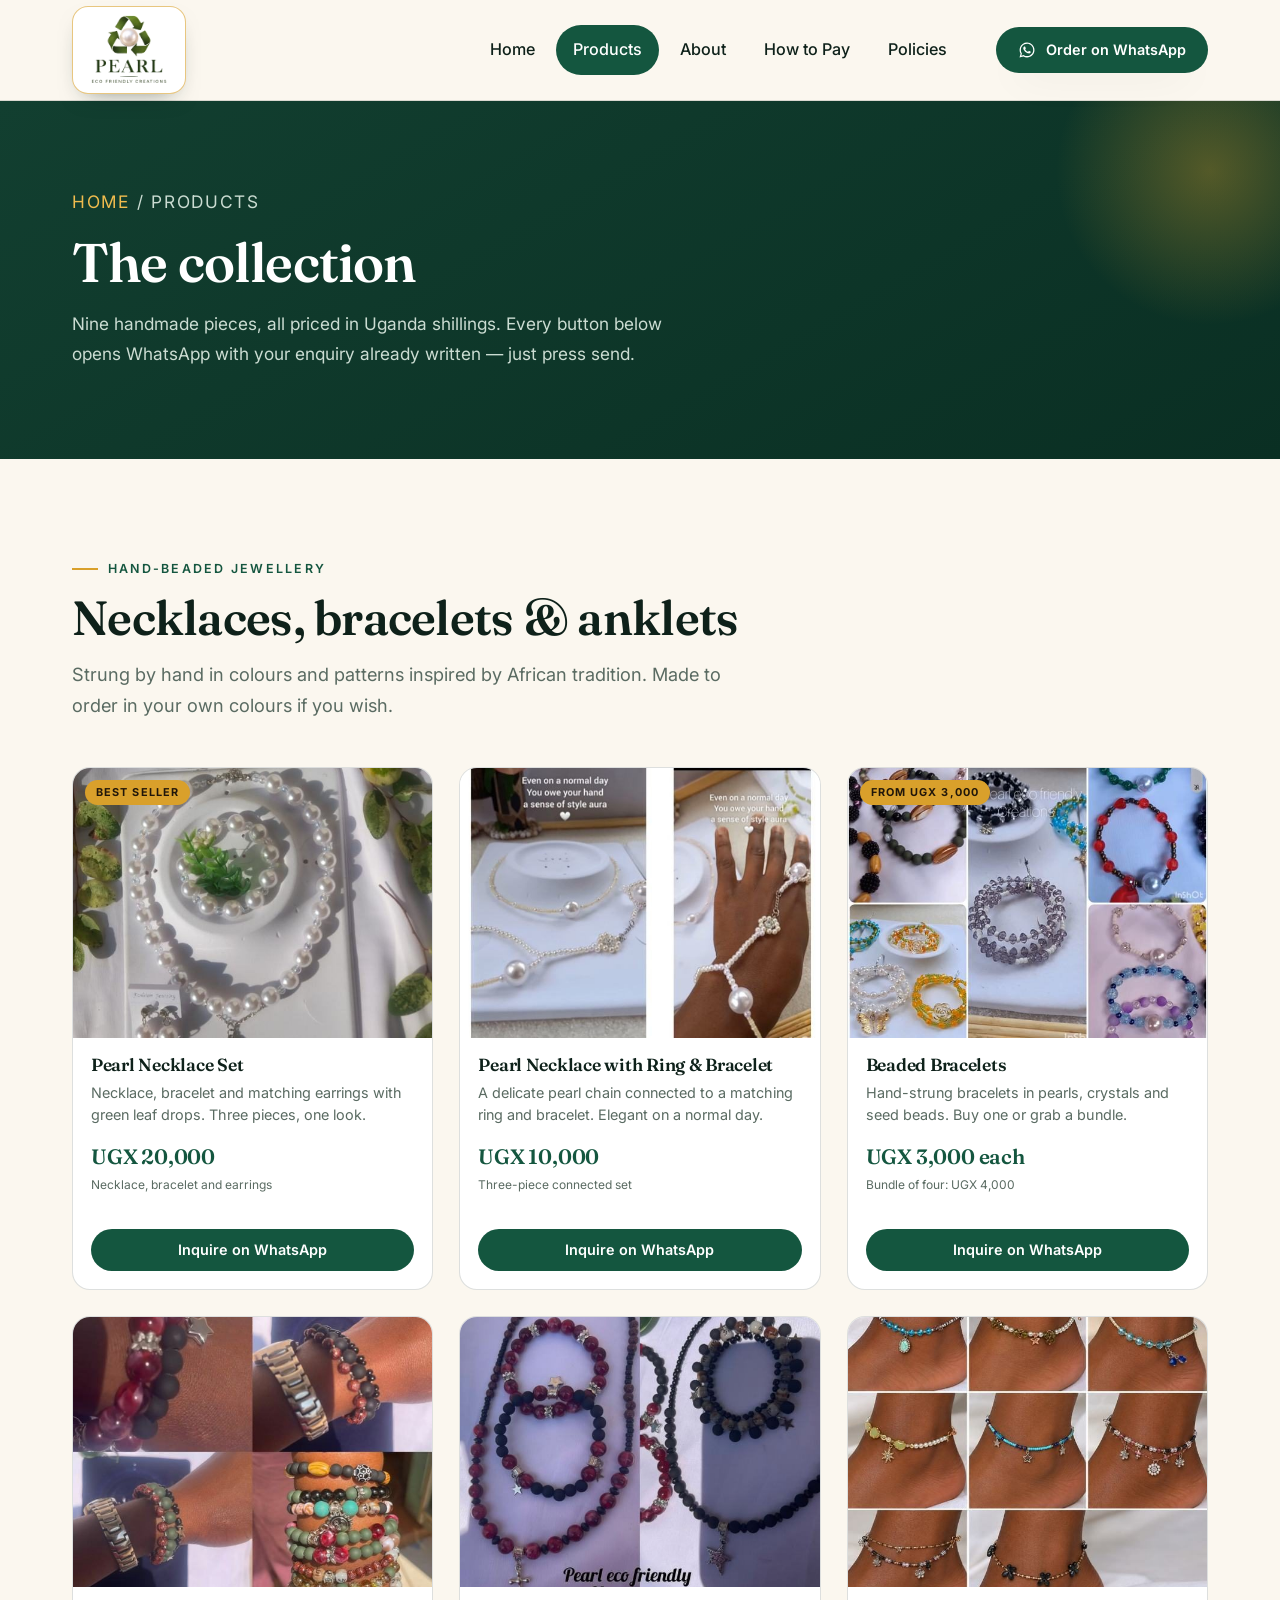
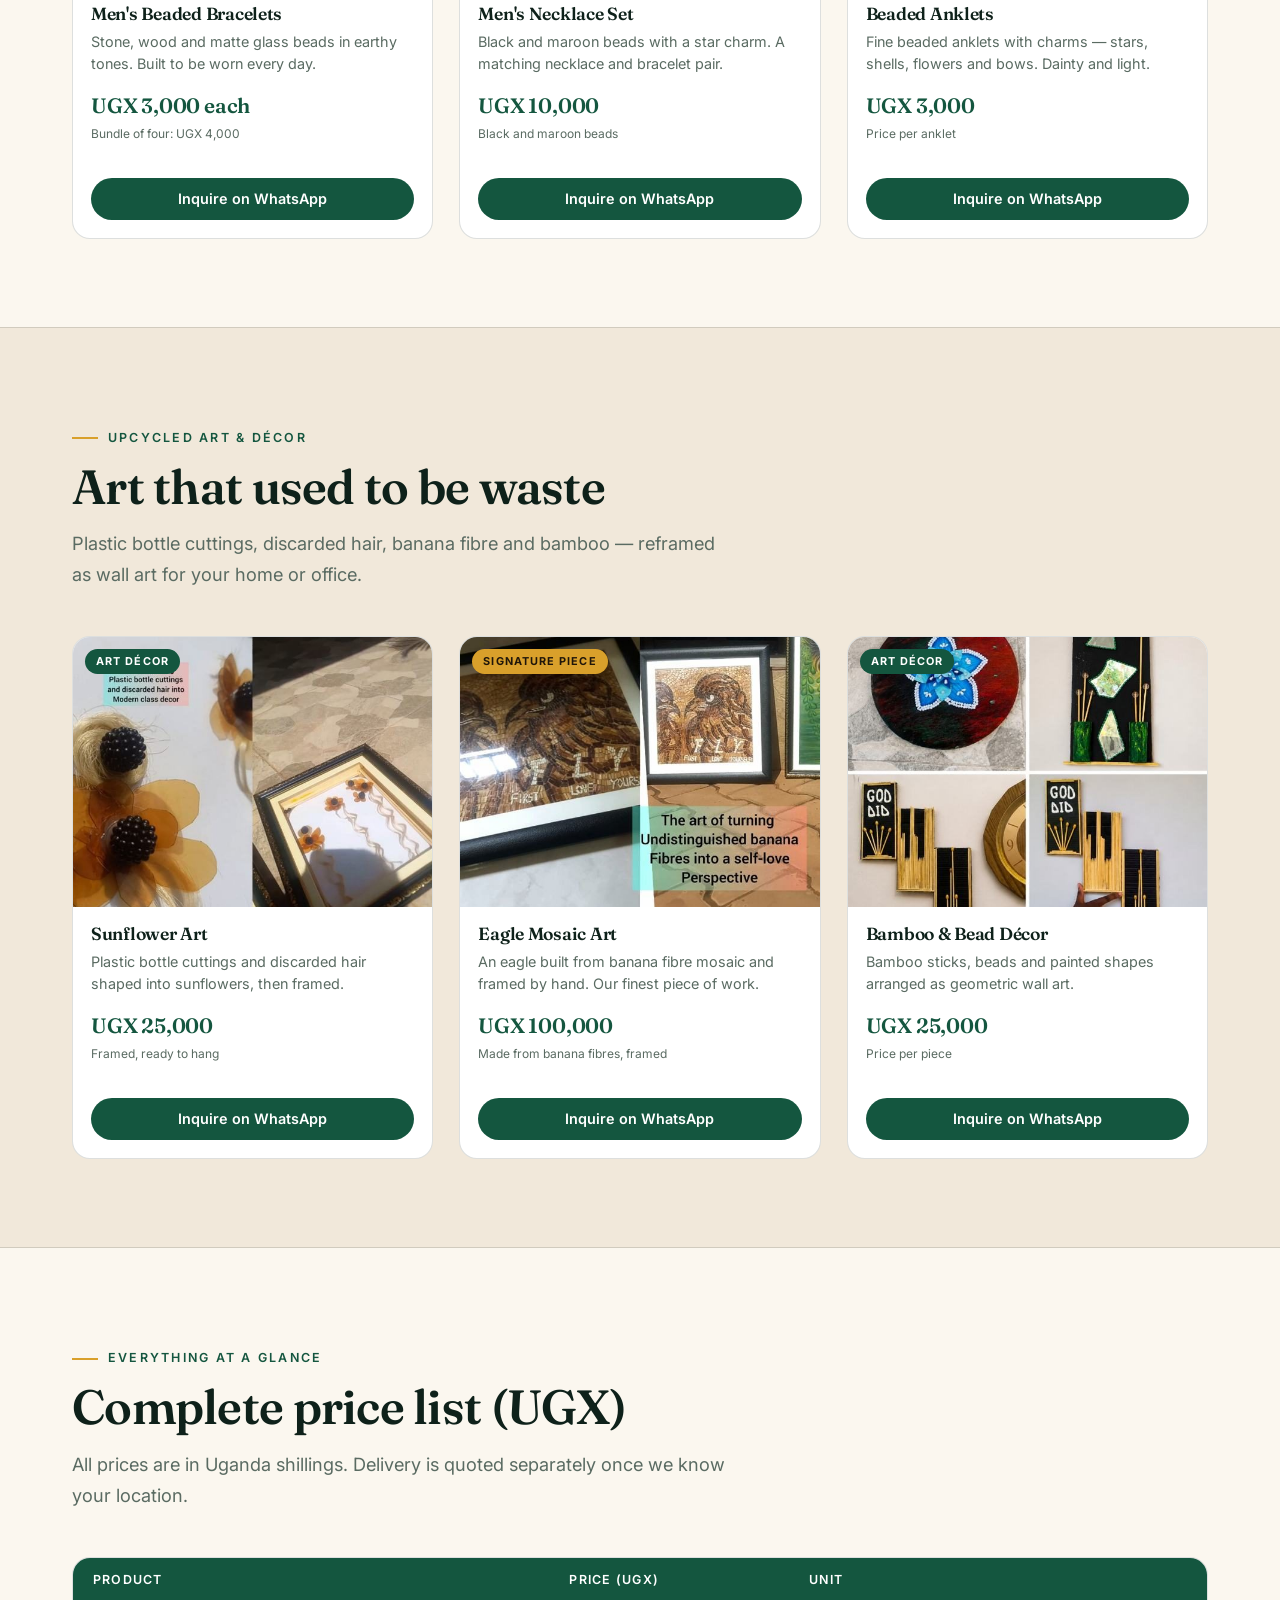
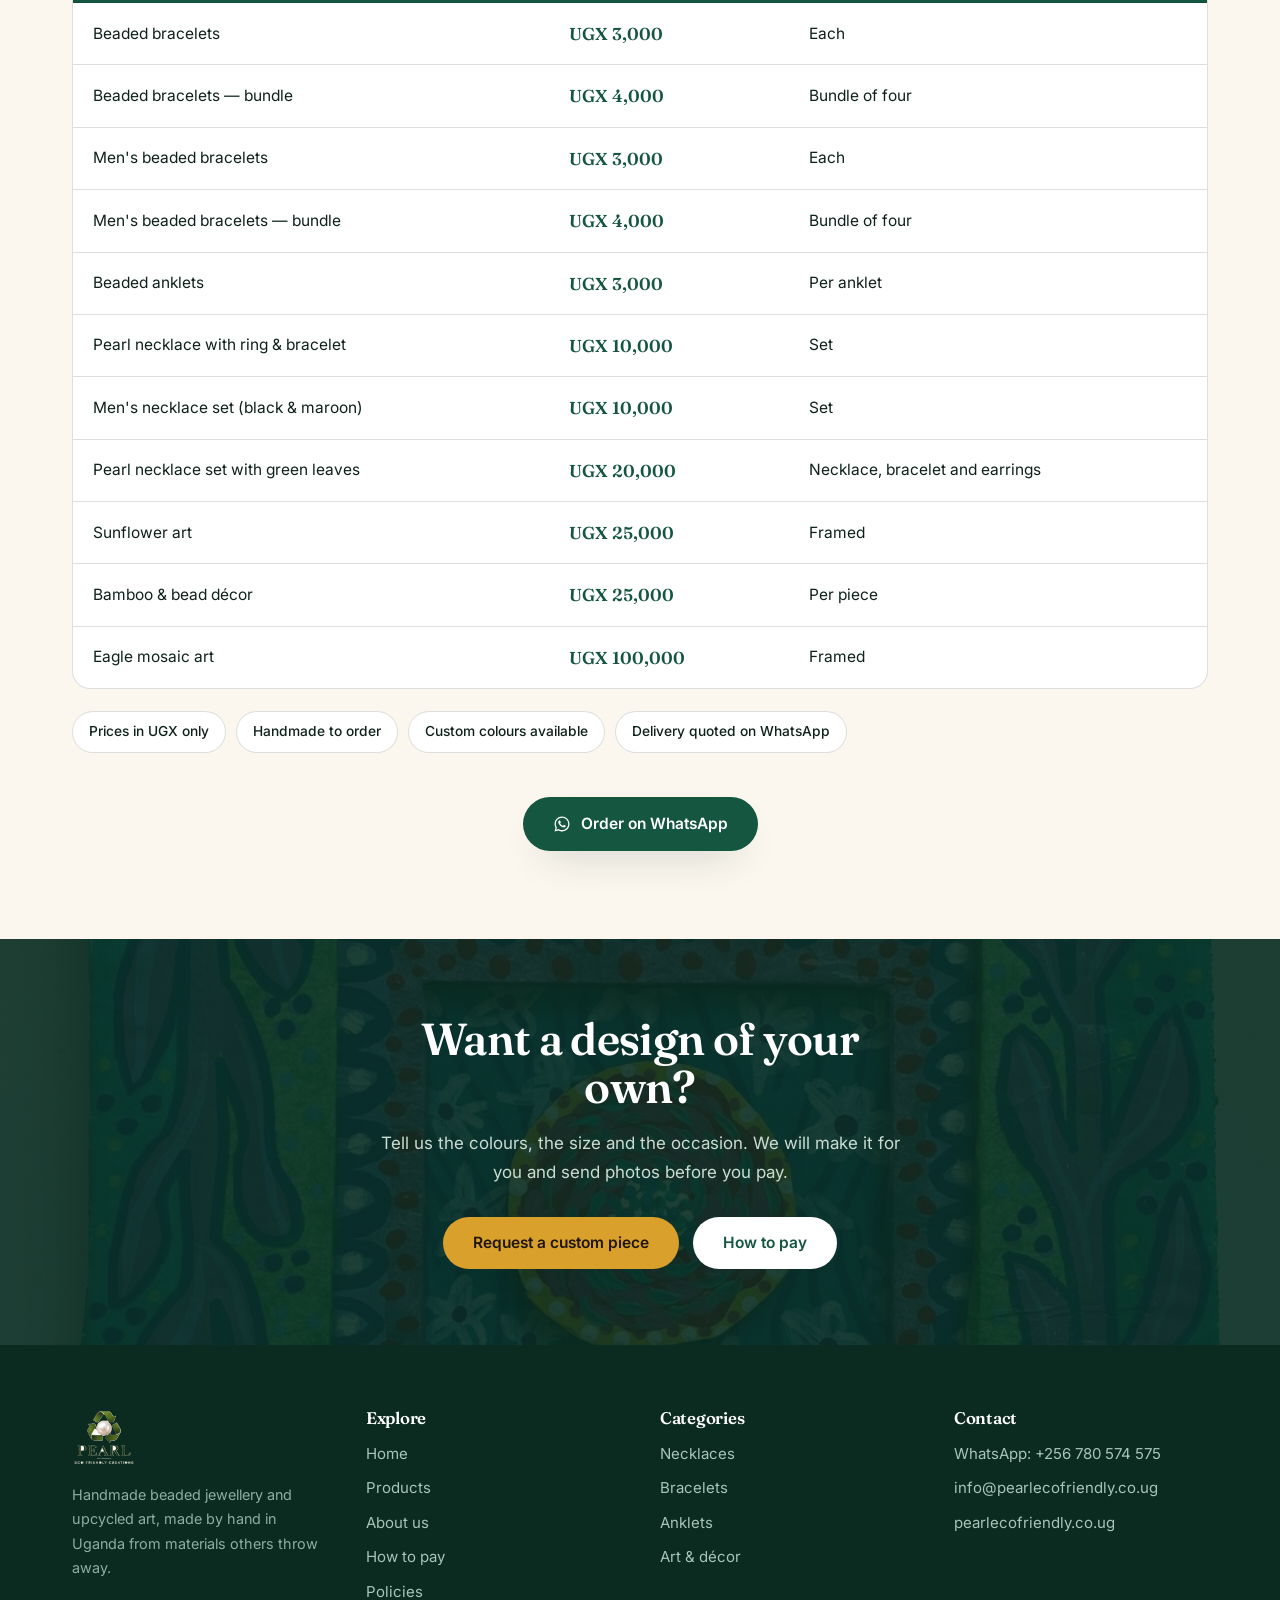
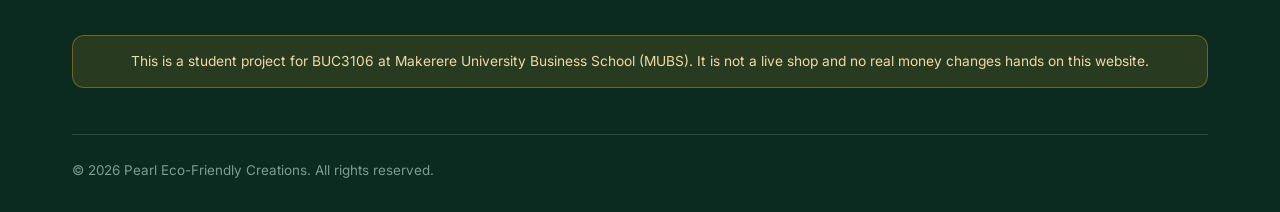
<file: products.html>
<!DOCTYPE html>
<html lang="en">
<head>
<meta charset="utf-8">
<meta name="viewport" content="width=device-width, initial-scale=1">
<title>Products &amp; Prices | Pearl Eco-Friendly Creations</title>
<meta name="description" content="All handmade products with prices in Uganda shillings: beaded bracelets UGX 3,000, necklaces UGX 10,000, necklace sets UGX 20,000, art décor UGX 25,000, mosaic art UGX 100,000.">
<link rel="preconnect" href="https://fonts.googleapis.com">
<link rel="preconnect" href="https://fonts.gstatic.com" crossorigin>
<link href="https://fonts.googleapis.com/css2?family=Fraunces:ital,opsz,wght@0,9..144,500;0,9..144,600;1,9..144,500&family=Inter:wght@400;500;600;700&display=swap" rel="stylesheet">
<link rel="stylesheet" href="style.css">
<link rel="icon" href="favicon.ico">
</head>
<body>
<a class="skip" href="#main">Skip to content</a>

<header class="site-head">
  <div class="wrap head-in">
    <a class="brand" href="index.html">
      <img src="images/logo.png" alt="Pearl Eco-Friendly Creations logo">
      <span class="brand-txt">Pearl Eco-Friendly Creations<small>Handmade in Uganda</small></span>
    </a>
    <input type="checkbox" id="nav-toggle" class="nav-toggle" aria-label="Open menu">
    <label class="burger" for="nav-toggle" aria-hidden="true"><span></span></label>
    <nav class="nav" aria-label="Main">
      <a href="index.html">Home</a>
      <a href="products.html" class="active">Products</a>
      <a href="about.html">About</a>
      <a href="pay.html">How to Pay</a>
      <a href="policies.html">Policies</a>
    </nav>
    <a class="btn btn-wa btn-sm head-cta" href="https://wa.me/256780574575?text=Hello%20Pearl%20Eco-Friendly%20Creations%21%20I%20saw%20your%20website%20and%20I%20have%20a%20question.">
      <svg viewBox="0 0 24 24" fill="currentColor" aria-hidden="true"><path d="M12.04 2C6.58 2 2.13 6.45 2.13 11.91c0 1.75.46 3.46 1.32 4.96L2 22l5.25-1.38a9.9 9.9 0 0 0 4.79 1.22h.01c5.46 0 9.91-4.45 9.91-9.91 0-2.65-1.03-5.14-2.9-7.01A9.82 9.82 0 0 0 12.04 2Zm0 18.15c-1.48 0-2.93-.4-4.2-1.15l-.3-.18-3.12.82.83-3.04-.2-.31a8.22 8.22 0 0 1-1.26-4.38c0-4.54 3.7-8.23 8.24-8.23 2.2 0 4.27.86 5.83 2.42a8.18 8.18 0 0 1 2.41 5.82c0 4.54-3.7 8.23-8.23 8.23Zm4.52-6.16c-.25-.12-1.47-.72-1.69-.81-.23-.08-.39-.12-.56.13-.16.24-.64.8-.78.97-.14.16-.29.18-.54.06-.25-.13-1.05-.39-1.99-1.23-.74-.66-1.23-1.47-1.38-1.72-.14-.25-.01-.38.11-.5.11-.11.25-.29.37-.43.13-.15.17-.25.25-.41.08-.17.04-.31-.02-.43-.06-.12-.56-1.34-.76-1.84-.2-.48-.4-.42-.56-.43h-.48c-.16 0-.43.06-.65.31-.22.25-.86.84-.86 2.05s.88 2.38 1 2.54c.12.17 1.73 2.64 4.2 3.7.59.25 1.04.4 1.4.51.59.19 1.12.16 1.55.1.47-.07 1.47-.6 1.67-1.18.21-.58.21-1.07.15-1.18-.06-.11-.22-.17-.47-.29Z"/></svg>
      Order on WhatsApp
    </a>
  </div>
</header>

<main id="main">

<section class="page-head">
  <div class="wrap">
    <p class="crumbs"><a href="index.html">Home</a> / Products</p>
    <h1>The collection</h1>
    <p>Nine handmade pieces, all priced in Uganda shillings. Every button below opens WhatsApp with your enquiry already written — just press send.</p>
  </div>
</section>

<!-- ============ JEWELLERY ============ -->
<section class="section" id="jewellery">
  <div class="wrap">
    <div class="sec-head">
      <p class="eyebrow">Hand-beaded jewellery</p>
      <h2>Necklaces, bracelets &amp; anklets</h2>
      <p class="lede">Strung by hand in colours and patterns inspired by African tradition. Made to order in your own colours if you wish.</p>
    </div>

    <div class="grid threes">

      <article class="card">
        <div class="card-media"><span class="tag">Best seller</span><img src="images/product1.jpg" alt="Pearl necklace set with green leaf earrings and bracelet"></div>
        <div class="card-body">
          <h3>Pearl Necklace Set</h3>
          <p class="desc">Necklace, bracelet and matching earrings with green leaf drops. Three pieces, one look.</p>
          <p class="price">UGX 20,000<small>Necklace, bracelet and earrings</small></p>
          <a class="btn btn-wa btn-sm" href="https://wa.me/256780574575?text=Hello%20Pearl%20Eco-Friendly%20Creations%21%20I%20would%20like%20to%20ask%20about%20the%20Pearl%20Necklace%20Set%20-%20Green%20Leaves%20%28UGX%2020%2C000%29.%20Is%20it%20available%3F">Inquire on WhatsApp</a>
        </div>
      </article>

      <article class="card">
        <div class="card-media"><img src="images/product2.jpg" alt="Pearl necklace with connected ring and bracelet"></div>
        <div class="card-body">
          <h3>Pearl Necklace with Ring &amp; Bracelet</h3>
          <p class="desc">A delicate pearl chain connected to a matching ring and bracelet. Elegant on a normal day.</p>
          <p class="price">UGX 10,000<small>Three-piece connected set</small></p>
          <a class="btn btn-wa btn-sm" href="https://wa.me/256780574575?text=Hello%20Pearl%20Eco-Friendly%20Creations%21%20I%20would%20like%20to%20ask%20about%20the%20Pearl%20Necklace%20with%20Connected%20Ring%20and%20Bracelet%20%28UGX%2010%2C000%29.%20Is%20it%20available%3F">Inquire on WhatsApp</a>
        </div>
      </article>

      <article class="card">
        <div class="card-media"><span class="tag">From UGX 3,000</span><img src="images/product3.jpg" alt="Assorted handmade beaded bracelets in many colours"></div>
        <div class="card-body">
          <h3>Beaded Bracelets</h3>
          <p class="desc">Hand-strung bracelets in pearls, crystals and seed beads. Buy one or grab a bundle.</p>
          <p class="price">UGX 3,000 each<small>Bundle of four: UGX 4,000</small></p>
          <a class="btn btn-wa btn-sm" href="https://wa.me/256780574575?text=Hello%20Pearl%20Eco-Friendly%20Creations%21%20I%20would%20like%20to%20ask%20about%20the%20Beaded%20Bracelets%20%28UGX%203%2C000%20each%20%2F%20UGX%204%2C000%20per%20bundle%29.%20Is%20it%20available%3F">Inquire on WhatsApp</a>
        </div>
      </article>

      <article class="card">
        <div class="card-media"><img src="images/product4.jpg" alt="Men's beaded bracelets worn on the wrist"></div>
        <div class="card-body">
          <h3>Men's Beaded Bracelets</h3>
          <p class="desc">Stone, wood and matte glass beads in earthy tones. Built to be worn every day.</p>
          <p class="price">UGX 3,000 each<small>Bundle of four: UGX 4,000</small></p>
          <a class="btn btn-wa btn-sm" href="https://wa.me/256780574575?text=Hello%20Pearl%20Eco-Friendly%20Creations%21%20I%20would%20like%20to%20ask%20about%20the%20Men%27s%20Beaded%20Bracelets%20%28UGX%203%2C000%20each%20%2F%20UGX%204%2C000%20per%20bundle%29.%20Is%20it%20available%3F">Inquire on WhatsApp</a>
        </div>
      </article>

      <article class="card">
        <div class="card-media"><img src="images/product7.jpg" alt="Men's necklace set in black and maroon beads"></div>
        <div class="card-body">
          <h3>Men's Necklace Set</h3>
          <p class="desc">Black and maroon beads with a star charm. A matching necklace and bracelet pair.</p>
          <p class="price">UGX 10,000<small>Black and maroon beads</small></p>
          <a class="btn btn-wa btn-sm" href="https://wa.me/256780574575?text=Hello%20Pearl%20Eco-Friendly%20Creations%21%20I%20would%20like%20to%20ask%20about%20the%20Men%27s%20Necklace%20Set%2C%20Black%20and%20Maroon%20Beads%20%28UGX%2010%2C000%29.%20Is%20it%20available%3F">Inquire on WhatsApp</a>
        </div>
      </article>

      <article class="card">
        <div class="card-media"><img src="images/product8.jpg" alt="Beaded anklets worn around the ankle"></div>
        <div class="card-body">
          <h3>Beaded Anklets</h3>
          <p class="desc">Fine beaded anklets with charms — stars, shells, flowers and bows. Dainty and light.</p>
          <p class="price">UGX 3,000<small>Price per anklet</small></p>
          <a class="btn btn-wa btn-sm" href="https://wa.me/256780574575?text=Hello%20Pearl%20Eco-Friendly%20Creations%21%20I%20would%20like%20to%20ask%20about%20the%20Beaded%20Anklets%20%28UGX%203%2C000%20each%29.%20Is%20it%20available%3F">Inquire on WhatsApp</a>
        </div>
      </article>

    </div>
  </div>
</section>

<!-- ============ DECOR ============ -->
<section class="section tint" id="decor">
  <div class="wrap">
    <div class="sec-head">
      <p class="eyebrow">Upcycled art &amp; décor</p>
      <h2>Art that used to be waste</h2>
      <p class="lede">Plastic bottle cuttings, discarded hair, banana fibre and bamboo — reframed as wall art for your home or office.</p>
    </div>

    <div class="grid threes">

      <article class="card">
        <div class="card-media"><span class="tag green">Art décor</span><img src="images/product5.jpg" alt="Framed sunflower art made from plastic bottle cuttings and discarded hair"></div>
        <div class="card-body">
          <h3>Sunflower Art</h3>
          <p class="desc">Plastic bottle cuttings and discarded hair shaped into sunflowers, then framed.</p>
          <p class="price">UGX 25,000<small>Framed, ready to hang</small></p>
          <a class="btn btn-wa btn-sm" href="https://wa.me/256780574575?text=Hello%20Pearl%20Eco-Friendly%20Creations%21%20I%20would%20like%20to%20ask%20about%20the%20Sunflower%20Art%2C%20Framed%20%28UGX%2025%2C000%29.%20Is%20it%20available%3F">Inquire on WhatsApp</a>
        </div>
      </article>

      <article class="card">
        <div class="card-media"><span class="tag">Signature piece</span><img src="images/product6.jpg" alt="Eagle art made from banana fibres in a black frame"></div>
        <div class="card-body">
          <h3>Eagle Mosaic Art</h3>
          <p class="desc">An eagle built from banana fibre mosaic and framed by hand. Our finest piece of work.</p>
          <p class="price">UGX 100,000<small>Made from banana fibres, framed</small></p>
          <a class="btn btn-wa btn-sm" href="https://wa.me/256780574575?text=Hello%20Pearl%20Eco-Friendly%20Creations%21%20I%20would%20like%20to%20ask%20about%20the%20Eagle%20Art%2C%20Banana%20Fibre%20Mosaic%20%28UGX%20100%2C000%29.%20Is%20it%20available%3F">Inquire on WhatsApp</a>
        </div>
      </article>

      <article class="card">
        <div class="card-media"><span class="tag green">Art décor</span><img src="images/product9.jpg" alt="Bamboo stick and bead wall decor with geometric shapes"></div>
        <div class="card-body">
          <h3>Bamboo &amp; Bead Décor</h3>
          <p class="desc">Bamboo sticks, beads and painted shapes arranged as geometric wall art.</p>
          <p class="price">UGX 25,000<small>Price per piece</small></p>
          <a class="btn btn-wa btn-sm" href="https://wa.me/256780574575?text=Hello%20Pearl%20Eco-Friendly%20Creations%21%20I%20would%20like%20to%20ask%20about%20the%20Bamboo-Stick%20and%20Bead%20Decor%20%28UGX%2025%2C000%29.%20Is%20it%20available%3F">Inquire on WhatsApp</a>
        </div>
      </article>

    </div>
  </div>
</section>

<!-- ============ FULL PRICE TABLE ============ -->
<section class="section">
  <div class="wrap">
    <div class="sec-head">
      <p class="eyebrow">Everything at a glance</p>
      <h2>Complete price list (UGX)</h2>
      <p class="lede">All prices are in Uganda shillings. Delivery is quoted separately once we know your location.</p>
    </div>
    <div class="table-wrap">
      <table>
        <thead><tr><th scope="col">Product</th><th scope="col">Price (UGX)</th><th scope="col">Unit</th></tr></thead>
        <tbody>
          <tr><td>Beaded bracelets</td><td class="amount">UGX 3,000</td><td>Each</td></tr>
          <tr><td>Beaded bracelets — bundle</td><td class="amount">UGX 4,000</td><td>Bundle of four</td></tr>
          <tr><td>Men's beaded bracelets</td><td class="amount">UGX 3,000</td><td>Each</td></tr>
          <tr><td>Men's beaded bracelets — bundle</td><td class="amount">UGX 4,000</td><td>Bundle of four</td></tr>
          <tr><td>Beaded anklets</td><td class="amount">UGX 3,000</td><td>Per anklet</td></tr>
          <tr><td>Pearl necklace with ring &amp; bracelet</td><td class="amount">UGX 10,000</td><td>Set</td></tr>
          <tr><td>Men's necklace set (black &amp; maroon)</td><td class="amount">UGX 10,000</td><td>Set</td></tr>
          <tr><td>Pearl necklace set with green leaves</td><td class="amount">UGX 20,000</td><td>Necklace, bracelet and earrings</td></tr>
          <tr><td>Sunflower art</td><td class="amount">UGX 25,000</td><td>Framed</td></tr>
          <tr><td>Bamboo &amp; bead décor</td><td class="amount">UGX 25,000</td><td>Per piece</td></tr>
          <tr><td>Eagle mosaic art</td><td class="amount">UGX 100,000</td><td>Framed</td></tr>
        </tbody>
      </table>
    </div>

    <div class="chips">
      <span class="chip-static">Prices in UGX only</span>
      <span class="chip-static">Handmade to order</span>
      <span class="chip-static">Custom colours available</span>
      <span class="chip-static">Delivery quoted on WhatsApp</span>
    </div>

    <div class="center-btn">
      <a class="btn btn-wa" href="https://wa.me/256780574575?text=Hello%20Pearl%20Eco-Friendly%20Creations%21%20I%20would%20like%20to%20place%20an%20order.">
        <svg viewBox="0 0 24 24" fill="currentColor" aria-hidden="true"><path d="M12.04 2C6.58 2 2.13 6.45 2.13 11.91c0 1.75.46 3.46 1.32 4.96L2 22l5.25-1.38a9.9 9.9 0 0 0 4.79 1.22h.01c5.46 0 9.91-4.45 9.91-9.91 0-2.65-1.03-5.14-2.9-7.01A9.82 9.82 0 0 0 12.04 2Zm0 18.15c-1.48 0-2.93-.4-4.2-1.15l-.3-.18-3.12.82.83-3.04-.2-.31a8.22 8.22 0 0 1-1.26-4.38c0-4.54 3.7-8.23 8.24-8.23 2.2 0 4.27.86 5.83 2.42a8.18 8.18 0 0 1 2.41 5.82c0 4.54-3.7 8.23-8.23 8.23Zm4.52-6.16c-.25-.12-1.47-.72-1.69-.81-.23-.08-.39-.12-.56.13-.16.24-.64.8-.78.97-.14.16-.29.18-.54.06-.25-.13-1.05-.39-1.99-1.23-.74-.66-1.23-1.47-1.38-1.72-.14-.25-.01-.38.11-.5.11-.11.25-.29.37-.43.13-.15.17-.25.25-.41.08-.17.04-.31-.02-.43-.06-.12-.56-1.34-.76-1.84-.2-.48-.4-.42-.56-.43h-.48c-.16 0-.43.06-.65.31-.22.25-.86.84-.86 2.05s.88 2.38 1 2.54c.12.17 1.73 2.64 4.2 3.7.59.25 1.04.4 1.4.51.59.19 1.12.16 1.55.1.47-.07 1.47-.6 1.67-1.18.21-.58.21-1.07.15-1.18-.06-.11-.22-.17-.47-.29Z"/></svg>
        Order on WhatsApp
      </a>
    </div>
  </div>
</section>

<section class="cta">
  <div class="wrap">
    <h2>Want a design of your own?</h2>
    <p>Tell us the colours, the size and the occasion. We will make it for you and send photos before you pay.</p>
    <div class="btns">
      <a class="btn btn-gold" href="https://wa.me/256780574575?text=Hello%20Pearl%20Eco-Friendly%20Creations%21%20I%20would%20like%20to%20request%20a%20custom%20piece.">Request a custom piece</a>
      <a class="btn btn-light" href="pay.html">How to pay</a>
    </div>
  </div>
</section>

</main>

<footer class="site-foot">
  <div class="wrap">
    <div class="foot-grid">
      <div class="foot-brand">
        <img src="images/logo.png" alt="Pearl Eco-Friendly Creations logo">
        <p>Handmade beaded jewellery and upcycled art, made by hand in Uganda from materials others throw away.</p>
      </div>
      <div class="foot-col">
        <h2>Explore</h2>
        <ul>
          <li><a href="index.html">Home</a></li>
          <li><a href="products.html">Products</a></li>
          <li><a href="about.html">About us</a></li>
          <li><a href="pay.html">How to pay</a></li>
          <li><a href="policies.html">Policies</a></li>
        </ul>
      </div>
      <div class="foot-col">
        <h2>Categories</h2>
        <ul>
          <li><a href="#jewellery">Necklaces</a></li>
          <li><a href="#jewellery">Bracelets</a></li>
          <li><a href="#jewellery">Anklets</a></li>
          <li><a href="#decor">Art &amp; décor</a></li>
        </ul>
      </div>
      <div class="foot-col">
        <h2>Contact</h2>
        <ul>
          <li><a href="https://wa.me/256780574575?text=Hello%20Pearl%20Eco-Friendly%20Creations%21%20I%20saw%20your%20website%20and%20I%20have%20a%20question.">WhatsApp: +256 780 574 575</a></li>
          <li><a href="mailto:info@pearlecofriendly.co.ug">info@pearlecofriendly.co.ug</a></li>
          <li><a href="https://pearlecofriendly.co.ug">pearlecofriendly.co.ug</a></li>
        </ul>
      </div>
    </div>

    <p class="student">This is a student project for BUC3106 at Makerere University Business School (MUBS). It is not a live shop and no real money changes hands on this website.</p>

    <div class="foot-note">
      <span>© 2026 Pearl Eco-Friendly Creations. All rights reserved.</span>
    </div>
  </div>
</footer>

</body>
</html>
</file>
<file: style.css>
/* ============================================================
   PEARL ECO-FRIENDLY CREATIONS — style.css
   One stylesheet for all five pages.
   Sections are numbered so you can find things quickly.
   ============================================================ */

/* ---------- 1. COLOURS AND FONTS ---------- */
:root{
  /* Brand colours */
  --ink:#0E211A;          /* near-black green, for text */
  --forest:#14563F;       /* main green */
  --forest-2:#0C3E2D;     /* darker green */
  --cream:#FBF7EF;        /* page background */
  --sand:#F1E8DA;         /* alternate section background */
  --gold:#D9A02B;         /* accent / buttons */
  --gold-2:#F0BC4E;       /* lighter gold for hover */
  --gold-3:#F8CF74;       /* pale gold, for small text on green (contrast) */
  --clay:#C25A2B;         /* warm accent */
  --muted:#5A6B62;        /* secondary text */
  --line:rgba(14,33,26,.14);
  --white:#fff;

  /* Type */
  --display:"Fraunces",Georgia,"Times New Roman",serif;
  --body:"Inter",-apple-system,BlinkMacSystemFont,"Segoe UI",Arial,sans-serif;

  /* Shape */
  --radius:18px;
  --radius-sm:12px;
  --shadow:0 18px 40px -22px rgba(14,33,26,.45);
  --wrap:1180px;
}

/* ---------- 2. RESET AND BASE ---------- */
*,*::before,*::after{box-sizing:border-box}
html{scroll-behavior:smooth}
body{
  margin:0;
  background:var(--cream);
  color:var(--ink);
  font:1.0625rem/1.7 var(--body);
  -webkit-font-smoothing:antialiased;
  overflow-x:hidden;
}
/* Keep anything decorative or wide from ever causing a sideways page scroll */
section,div,header,footer,main{max-width:100%}
img{max-width:100%;display:block}
a{color:inherit}
h1,h2,h3,h4{font-family:var(--display);font-weight:600;line-height:1.08;margin:0;letter-spacing:-.015em}
p{margin:0 0 1em}
.wrap{max-width:var(--wrap);margin:0 auto;padding:0 22px}

/* Focus ring for keyboard users */
a:focus-visible,button:focus-visible,input:focus-visible{
  outline:3px solid var(--gold);outline-offset:3px;border-radius:4px;
}

/* Skip link for screen readers */
.skip{position:absolute;left:-9999px;top:0;background:var(--forest);color:#fff;padding:12px 18px;z-index:200}
.skip:focus{left:8px;top:8px}

/* ---------- 3. SMALL PIECES OF TEXT ---------- */
.eyebrow{
  font:600 .78rem/1 var(--body);letter-spacing:.18em;text-transform:uppercase;
  color:var(--forest);display:inline-flex;align-items:center;gap:10px;margin:0 0 16px;
}
.eyebrow::before{content:"";width:26px;height:2px;background:var(--gold)}
.lede{font-size:1.14rem;color:var(--muted);max-width:60ch}
.center{text-align:center}
.center .lede{margin-inline:auto}
.center .eyebrow{justify-content:center}

/* ---------- 4. BUTTONS ---------- */
.btn{
  display:inline-flex;align-items:center;gap:10px;
  font:600 .97rem/1 var(--body);text-decoration:none;
  padding:16px 28px;border-radius:999px;border:2px solid transparent;
  cursor:pointer;transition:transform .18s ease,background .18s ease,box-shadow .18s ease;
  white-space:nowrap;
}
.btn:hover{transform:translateY(-2px)}
.btn-wa{background:var(--forest);color:#fff;box-shadow:var(--shadow)}
.btn-wa:hover{background:var(--forest-2)}
.btn-gold{background:var(--gold);color:#20160a;box-shadow:var(--shadow)}
.btn-gold:hover{background:var(--gold-2)}
.btn-ghost{background:transparent;color:var(--ink);border-color:var(--line)}
.btn-ghost:hover{border-color:var(--forest);background:rgba(20,86,63,.06)}
.btn-light{background:#fff;color:var(--forest)}
.btn-light:hover{background:var(--sand)}
.btn-sm{padding:12px 20px;font-size:.9rem}
.btn-block{width:100%;justify-content:center}
/* WhatsApp glyph */
.btn svg{width:18px;height:18px;flex:none}

/* ---------- 5. HEADER AND NAV ---------- */
.site-head{
  position:sticky;top:0;z-index:100;
  background:rgba(251,247,239,.92);
  backdrop-filter:saturate(160%) blur(12px);
  border-bottom:1px solid var(--line);
}
/* Taller bar so the enlarged logo still sits comfortably (was 78px) */
.head-in{display:flex;align-items:center;gap:18px;height:100px}
/* flex:0 1 auto (not flex:none) lets the brand shrink on narrow screens,
   so the text wraps instead of pushing the menu button off the screen. */
.brand{display:flex;align-items:center;gap:14px;text-decoration:none;flex:0 1 auto;min-width:0}

/* --- The logo, made large and eye-catching with CSS only ---
   box-sizing:content-box means "height" is the artwork itself, so the
   padding and border sit outside it and never shrink the logo. */
.brand img{
  height:74px;width:auto;box-sizing:content-box;flex:none;
  padding:6px 15px;background:#fff;
  border:1px solid rgba(217,160,43,.6);
  border-radius:16px;
  box-shadow:0 10px 24px -14px rgba(14,33,26,.6);
  transition:transform .2s ease,box-shadow .2s ease,border-color .2s ease;
}
/* Gentle lift + soft gold glow on hover */
.brand:hover img{
  transform:translateY(-3px);
  border-color:var(--gold);
  box-shadow:0 18px 32px -16px rgba(14,33,26,.65),0 0 0 5px rgba(217,160,43,.18);
}
.brand-txt{display:none;font-family:var(--display);font-size:1.02rem;line-height:1.1;color:var(--forest);
  min-width:0;overflow-wrap:break-word}
.brand-txt small{display:block;font:500 .62rem/1.4 var(--body);letter-spacing:.2em;text-transform:uppercase;color:var(--muted)}

.nav{margin-left:auto;display:flex;align-items:center;gap:4px}
.nav a{
  text-decoration:none;font-weight:500;font-size:1.01rem;padding:11px 17px;border-radius:999px;
  transition:background .15s ease,color .15s ease;
}
.nav a:hover{background:rgba(20,86,63,.09)}
.nav a.active{background:var(--forest);color:#fff}
.head-cta{margin-left:14px}

/* Mobile menu: a checkbox toggles the nav. It only exists on small screens,
   so keyboard users on desktop never tab to a control that does nothing. */
.nav-toggle{display:none}
.burger{
  display:none;margin-left:auto;width:46px;height:46px;border:1px solid var(--line);
  border-radius:12px;background:#fff;cursor:pointer;position:relative;
  flex:none;
}
.burger span,.burger::before,.burger::after{
  content:"";position:absolute;left:13px;width:20px;height:2px;background:var(--ink);
  transition:.2s;
}
.burger::before{top:16px}
.burger span{top:22px}
.burger::after{top:28px}

@media(max-width:940px){
  /* Focusable but invisible, so Space opens the menu for keyboard users */
  .nav-toggle{
    display:block;position:absolute;width:1px;height:1px;opacity:0;
    pointer-events:none;margin:0;padding:0;border:0;left:50%;top:44px;
  }
  .nav-toggle:focus-visible ~ .burger{outline:3px solid var(--gold);outline-offset:3px}
  .burger{display:block}
  .head-cta{display:none}
  /* Compact bar on small screens: logo scales down but stays prominent */
  .head-in{height:88px;gap:13px}
  .brand{gap:11px}
  .brand img{height:54px;padding:5px 11px;border-radius:14px}
  .brand:hover img{transform:none;box-shadow:0 10px 24px -14px rgba(14,33,26,.6)}
  .nav{
    position:absolute;left:0;right:0;top:100%;
    flex-direction:column;align-items:stretch;gap:6px;
    background:var(--cream);border-bottom:1px solid var(--line);
    padding:16px 22px 26px;margin:0;
    display:none;box-shadow:var(--shadow);
  }
  .nav a{padding:13px 16px;background:#fff;border:1px solid var(--line)}
  /* When the checkbox is ticked, show the menu */
  .nav-toggle:checked ~ .nav{display:flex}
  .nav-toggle:checked ~ .burger span{opacity:0}
  .nav-toggle:checked ~ .burger::before{top:22px;transform:rotate(45deg)}
  .nav-toggle:checked ~ .burger::after{top:22px;transform:rotate(-45deg)}
  .brand-txt{display:block}
}

/* ---------- 6. HERO ----------
   A full-width shop photograph with a dark green scrim over it, and a
   single left-aligned text block. Everything below is scoped to the hero. */
.hero{
  position:relative;overflow:hidden;
  display:flex;align-items:center;
  min-height:60vh;                       /* ~60% of the screen, so the next
                                            section still peeks into view */
  padding:clamp(44px,6vh,72px) 0;
  color:#F4EFE4;
  /* Fallback: a rich green wash if the photograph never loads */
  background:linear-gradient(150deg,#123f30 0%,#0d3527 55%,#08281e 100%);
}

/* The photograph fills the whole section, edge to edge */
.hero-bg{
  position:absolute;inset:0;z-index:0;
  width:100%;height:100%;object-fit:cover;object-position:center;
}

/* Dark green scrim — heavy under the words so white text stays readable,
   opening up to the right so the shop photograph reads through instead of
   looking like a flat block of colour. */
.hero-overlay{
  position:absolute;inset:0;z-index:1;
  background:
    linear-gradient(90deg,
      rgba(7,28,21,.87) 0%,
      rgba(7,28,21,.85) 64%,
      rgba(7,28,21,.66) 78%,
      rgba(7,28,21,.40) 90%,
      rgba(7,28,21,.25) 100%),
    linear-gradient(180deg,rgba(7,28,21,.05),rgba(7,28,21,.16));
}
/* Wide screens: the text block stops before half the width, so the
   photograph can open up much sooner. */
@media(min-width:1000px){
  .hero-overlay{
    background:
      linear-gradient(90deg,
        rgba(7,28,21,.87) 0%,
        rgba(7,28,21,.85) 46%,
        rgba(7,28,21,.67) 62%,
        rgba(7,28,21,.42) 80%,
        rgba(7,28,21,.27) 100%),
      linear-gradient(180deg,rgba(7,28,21,.05),rgba(7,28,21,.16));
  }
}
/* Phones and small tablets: the text runs the full width, so the whole
   frame is scrimmed — lighter towards the bottom so the photo still shows */
@media(max-width:768px){
  .hero-overlay{
    background:linear-gradient(180deg,
      rgba(7,28,21,.87) 0%,rgba(7,28,21,.84) 58%,rgba(7,28,21,.70) 100%);
  }
}

/* Text block: fills the container width, capped and centred by .wrap,
   raised above the photograph. */
.hero .wrap{position:relative;z-index:2;width:100%}

/* Headline is the first thing in the hero and the clear focal point */
.hero h1{
  font-size:clamp(2.15rem,5vw,3.9rem);
  line-height:1.05;letter-spacing:-.035em;color:#fff;
  max-width:17ch;text-wrap:balance;
}

/* One short supporting sentence, never wider than ~52 characters */
.hero-lede{
  font-size:clamp(1.02rem,1.5vw,1.2rem);line-height:1.6;
  color:#DCE9E1;max-width:52ch;margin:20px 0 32px;
}

/* Shared with the About page — do not scope further than this */
.hero-cta{display:flex;flex-wrap:wrap;gap:14px}
.hero-cta .btn{padding:17px 30px}

/* ---------- 7. BEAD STRING DIVIDER (decorative) ---------- */
.beads{height:26px;background-repeat:repeat-x;background-size:118px 26px;
  background-image:
    radial-gradient(circle at 14px 13px,var(--gold) 0 6px,transparent 7px),
    radial-gradient(circle at 44px 13px,var(--clay) 0 6px,transparent 7px),
    radial-gradient(circle at 74px 13px,var(--forest) 0 6px,transparent 7px),
    radial-gradient(circle at 104px 13px,#fff 0 6px,transparent 7px);
}

/* ---------- 8. SECTIONS ---------- */
.section{padding:88px 0}
.section.tint{background:var(--sand);border-block:1px solid var(--line)}
.sec-head{max-width:64ch;margin-bottom:46px}
.sec-head h2{font-size:clamp(1.9rem,4vw,3rem)}
.sec-head p{margin-top:16px}

/* ---------- 9. PRODUCT CARDS ----------
   Column counts are set explicitly and chosen to divide the number of cards
   in the group, so a row is never left with one stranded card. */
.grid{display:grid;gap:26px;grid-template-columns:1fr}
@media(min-width:600px){.grid{grid-template-columns:repeat(2,1fr)}}
@media(min-width:1100px){.grid{grid-template-columns:repeat(4,1fr)}}
/* The Products page holds a group of 6 and a group of 3 — three across
   divides both evenly. Higher specificity than the rule above. */
@media(min-width:900px){.grid.threes{grid-template-columns:repeat(3,1fr)}}

/* In the two-column band an odd-sized group leaves one card on its own.
   Centre it so the row reads as deliberate rather than broken. */
@media(min-width:600px) and (max-width:899px){
  .grid > *:last-child:nth-child(odd),
  .steps > *:last-child:nth-child(odd){
    grid-column:1 / -1;
    justify-self:center;
    width:calc(50% - 13px);
  }
}

.card{
  background:#fff;border:1px solid var(--line);border-radius:var(--radius);
  overflow:hidden;display:flex;flex-direction:column;
  transition:transform .22s ease,box-shadow .22s ease;
}
.card:hover{transform:translateY(-6px);box-shadow:var(--shadow)}
/* 4:3 rather than square: the picture was never the tall part, the text was.
   max-height keeps cards from ballooning in wide two-column layouts. */
.card-media{position:relative;aspect-ratio:4/3;max-height:280px;overflow:hidden;background:var(--sand)}
.card-media img{width:100%;height:100%;object-fit:cover;transition:transform .5s ease}
.card:hover .card-media img{transform:scale(1.06)}
.tag{
  position:absolute;top:12px;left:12px;background:var(--gold);color:#20160a;
  font:700 .68rem/1 var(--body);letter-spacing:.1em;text-transform:uppercase;
  padding:7px 11px;border-radius:999px;
}
.tag.green{background:var(--forest);color:#fff}
.card-body{padding:16px 18px 18px;display:flex;flex-direction:column;flex:1}
.card-body h3{font-size:1.1rem;line-height:1.26;margin-bottom:6px}
.card-body .desc{font-size:.9rem;line-height:1.55;color:var(--muted);margin-bottom:12px;flex:1}
.price{font-family:var(--display);font-size:1.3rem;font-weight:600;color:var(--forest);letter-spacing:-.01em}
.price small{display:block;font:400 .75rem/1.5 var(--body);color:var(--muted);letter-spacing:0;margin-top:2px}
/* Full-width button: tidier than a ragged one, and it can never overflow
   a narrow column. */
.card .btn{margin-top:14px;width:100%;justify-content:center}

/* ---------- 10. SPLIT (image + text) SECTIONS ---------- */
.split{display:grid;gap:52px;align-items:center}
/* Side by side, let the picture stretch to the text height so neither
   column leaves a ragged block of empty space. */
@media(min-width:900px){
  .split{grid-template-columns:1fr 1fr;align-items:stretch}
  .split-media{height:100%;min-height:340px}
}
.split.flip .split-media{order:2}
.split-media{position:relative;border-radius:var(--radius);overflow:hidden;box-shadow:var(--shadow)}
.split-media img{width:100%;height:100%;object-fit:cover;aspect-ratio:4/3}
.split-media .badge{
  position:absolute;bottom:16px;left:16px;background:#fff;border-radius:14px;
  padding:12px 18px;font-family:var(--display);font-size:1.05rem;box-shadow:var(--shadow);
}
.split h2{font-size:clamp(1.8rem,4vw,2.7rem);margin-bottom:18px}
.tick{list-style:none;padding:0;margin:22px 0 28px;display:grid;gap:13px}
.tick li{position:relative;padding-left:34px;font-size:1rem}
.tick li::before{
  content:"";position:absolute;left:0;top:.42em;width:18px;height:18px;border-radius:50%;
  background:var(--gold);
  box-shadow:inset 0 0 0 4px var(--cream);
}

/* ---------- 11. STEPS ---------- */
/* Three steps: one column, then two, then three — never three then a lone card */
.steps{display:grid;gap:26px;grid-template-columns:1fr}
@media(min-width:600px){.steps{grid-template-columns:repeat(2,1fr)}}
@media(min-width:900px){.steps{grid-template-columns:repeat(3,1fr)}}
.step{
  background:#fff;border:1px solid var(--line);border-radius:var(--radius);
  padding:26px 24px;position:relative;
}
.step b.num{
  font-family:var(--display);font-size:2.3rem;color:var(--gold);display:block;line-height:1;margin-bottom:8px;
}
.step h3{font-size:1.12rem;margin-bottom:6px}
.step p{margin:0;color:var(--muted);font-size:.94rem;line-height:1.55}

/* ---------- 12. CATEGORY TILES ---------- */
.tiles{display:grid;gap:24px;grid-template-columns:repeat(auto-fit,minmax(280px,1fr))}
.tile{
  position:relative;border-radius:var(--radius);overflow:hidden;min-height:320px;
  display:flex;align-items:flex-end;color:#fff;text-decoration:none;
  box-shadow:var(--shadow);
}
.tile img{position:absolute;inset:0;width:100%;height:100%;object-fit:cover;transition:transform .55s ease}
.tile:hover img{transform:scale(1.07)}
.tile::after{content:"";position:absolute;inset:0;
  background:linear-gradient(to top,rgba(8,32,24,.9) 6%,rgba(8,32,24,.15) 62%)}
.tile-in{position:relative;z-index:2;padding:28px}
.tile-in h3{font-size:1.6rem;color:#fff}
.tile-in span{font-size:.9rem;color:#CFE3D9;display:inline-flex;gap:7px;align-items:center;margin-top:8px}

/* ---------- 13. QUOTE / VALUES BAND ---------- */
.band{background:var(--forest);color:#EAF3EE;padding:80px 0}
.band h2{color:#fff;font-size:clamp(1.7rem,3.6vw,2.5rem);max-width:20ch}
.band p{color:#BFDBCE;max-width:52ch}
/* Four values: one, then two, then four — skipping three, which would
   strand the last card on a row of its own */
.values{display:grid;gap:26px;grid-template-columns:1fr;margin-top:44px}
@media(min-width:600px){.values{grid-template-columns:repeat(2,1fr)}}
@media(min-width:1100px){.values{grid-template-columns:repeat(4,1fr)}}
.value{background:rgba(255,255,255,.07);border:1px solid rgba(255,255,255,.16);
  border-radius:var(--radius);padding:26px}
.value h3{color:var(--gold-3);font-size:1.12rem;margin-bottom:8px}
.value p{margin:0;font-size:.93rem;color:#C6DED3}

/* ---------- 14. PRICE LIST TABLE ---------- */
.table-wrap{overflow-x:auto;border:1px solid var(--line);border-radius:var(--radius);background:#fff}
table{width:100%;border-collapse:collapse;min-width:520px}
th,td{text-align:left;padding:16px 20px;border-bottom:1px solid var(--line);font-size:.97rem}
th{background:var(--forest);color:#fff;font:600 .78rem/1 var(--body);letter-spacing:.1em;text-transform:uppercase}
tbody tr:last-child td{border-bottom:none}
tbody tr:hover{background:var(--sand)}
td.amount{font-family:var(--display);font-size:1.08rem;color:var(--forest);white-space:nowrap;font-weight:600}

/* ---------- 15. PAYMENT BOXES ---------- */
.pay-grid{display:grid;gap:26px;grid-template-columns:repeat(auto-fit,minmax(300px,1fr))}
.pay-box{background:#fff;border:1px solid var(--line);border-radius:var(--radius);
  padding:24px 22px;display:flex;flex-direction:column}
.pay-box h3{font-size:1.24rem;margin-bottom:5px}
.pay-box .how{font-size:.89rem;color:var(--muted);margin-bottom:14px}
.pay-box ol{margin:0 0 16px;padding-left:20px;font-size:.95rem;display:grid;gap:8px}
.details{background:var(--sand);border:1px dashed var(--forest);border-radius:var(--radius-sm);
  padding:16px 18px;font-size:.93rem;margin-top:auto}
.details dt{font:600 .7rem/1 var(--body);letter-spacing:.12em;text-transform:uppercase;color:var(--muted);margin-top:10px}
.details dt:first-child{margin-top:0}
.details dd{margin:5px 0 0;font-weight:600;word-break:break-word}
.sample{
  display:inline-block;background:var(--clay);color:#fff;font:700 .64rem/1 var(--body);
  letter-spacing:.12em;text-transform:uppercase;padding:5px 9px;border-radius:6px;margin-left:8px;
  vertical-align:middle;
}
.notice{
  background:#FFF6E3;border:1px solid var(--gold);border-left:6px solid var(--gold);
  border-radius:var(--radius-sm);padding:22px 26px;margin-bottom:34px;
}
.notice h3,.notice h2{font-size:1.12rem;margin-bottom:8px;color:#7A5410;font-family:var(--display);font-weight:600;letter-spacing:-.01em}
.notice p{margin:0;font-size:.95rem;color:#6B4E17}
.notice p+p{margin-top:10px}

/* ---------- 16. PROSE (policies / about text) ---------- */
.prose{max-width:74ch}
.prose h2{font-size:clamp(1.5rem,3vw,2rem);margin:44px 0 14px}
.prose h2:first-child{margin-top:0}
.prose h3{font-size:1.12rem;margin:26px 0 8px}
.prose ul,.prose ol{padding-left:22px;margin:0 0 1.1em}
.prose li{margin-bottom:8px}
.prose strong{color:var(--forest)}
.callout{background:#fff;border:1px solid var(--line);border-left:6px solid var(--forest);
  border-radius:var(--radius-sm);padding:20px 24px;margin:26px 0;font-size:.97rem}

/* ---------- 17. CTA STRIP ---------- */
.cta{
  background:
    linear-gradient(rgba(9,44,32,.90),rgba(9,44,32,.90)),
    url("images/eco.jpg") center/cover;
  color:#fff;padding:76px 0;text-align:center;border-radius:0;
}
.cta h2{color:#fff;font-size:clamp(1.8rem,4vw,2.8rem);max-width:18ch;margin-inline:auto}
.cta p{color:#CBDCD2;max-width:50ch;margin:18px auto 30px}
.cta .btns{display:flex;gap:14px;justify-content:center;flex-wrap:wrap}

/* ---------- 18. FOOTER ---------- */
.site-foot{background:#0B2A20;color:#A9C4B8;padding:64px 0 30px;font-size:.94rem}
/* Four footer columns: one, then two, then four — three strands the last one */
.foot-grid{display:grid;gap:40px;grid-template-columns:1fr}
@media(min-width:600px){.foot-grid{grid-template-columns:repeat(2,1fr)}}
@media(min-width:1100px){.foot-grid{grid-template-columns:repeat(4,1fr)}}
.foot-brand img{height:58px;width:auto;margin-bottom:16px}
.foot-brand p{max-width:34ch;color:#8FAEA1;font-size:.9rem}
.foot-col h2{font-family:var(--display);color:#fff;font-size:1.05rem;margin-bottom:14px;font-weight:600}
.foot-col ul{list-style:none;padding:0;margin:0;display:grid;gap:9px}
.foot-col a{text-decoration:none;transition:color .15s}
.foot-col a:hover{color:var(--gold-2)}
.foot-note{
  margin-top:46px;padding-top:24px;border-top:1px solid rgba(255,255,255,.14);
  display:flex;flex-wrap:wrap;gap:14px;justify-content:space-between;
  font-size:.84rem;color:#7E9C90;
}
.student{
  background:rgba(217,160,43,.14);border:1px solid rgba(217,160,43,.4);
  color:#F0D9A6;border-radius:var(--radius-sm);padding:14px 18px;
  margin-top:30px;font-size:.86rem;text-align:center;
}

/* ---------- 19. PAGE HEADER FOR INNER PAGES ---------- */
.page-head{
  background:linear-gradient(150deg,#123f30,#0a2f23);color:#F4EFE4;
  padding:70px 0 74px;position:relative;overflow:hidden;
}
.page-head::after{
  content:"";position:absolute;right:-90px;top:-90px;width:320px;height:320px;border-radius:50%;
  background:radial-gradient(circle,rgba(217,160,43,.35),transparent 68%);
}
.page-head h1{color:#fff;font-size:clamp(2.1rem,5vw,3.4rem);position:relative;z-index:2}
.page-head p{color:#CBDCD2;max-width:56ch;margin-top:16px;position:relative;z-index:2;font-size:1.08rem}
.crumbs{font-size:.82rem;letter-spacing:.1em;text-transform:uppercase;color:#9DBAAE;
  margin-bottom:18px;position:relative;z-index:2}
.crumbs a{text-decoration:none;color:var(--gold-2)}

/* ---------- 20. UTILITIES ---------- */
.mt-0{margin-top:0}.mb-0{margin-bottom:0}
.mt-2{margin-top:22px}.mt-3{margin-top:34px}.mt-4{margin-top:48px}
.center-btn{display:flex;justify-content:center;align-items:center;flex-wrap:wrap;gap:14px;margin-top:44px}
.chips{display:flex;flex-wrap:wrap;gap:10px;margin-top:22px}
.chip-static{
  background:#fff;border:1px solid var(--line);border-radius:999px;
  padding:8px 16px;font-size:.86rem;font-weight:500;
}

/* ---------- 21. REVEAL ON SCROLL (progressive enhancement) ---------- */
.reveal{opacity:0;transform:translateY(22px);transition:opacity .7s ease,transform .7s ease}
.reveal.in{opacity:1;transform:none}

/* ---------- 22. REDUCED MOTION ---------- */
@media(prefers-reduced-motion:reduce){
  html{scroll-behavior:auto}
  *{animation:none!important;transition:none!important}
  .reveal{opacity:1;transform:none}
}

/* ---------- 23. PRINT ---------- */
@media print{
  .site-head,.cta,.burger,.btn{display:none!important}
  body{background:#fff}
}
</file>
